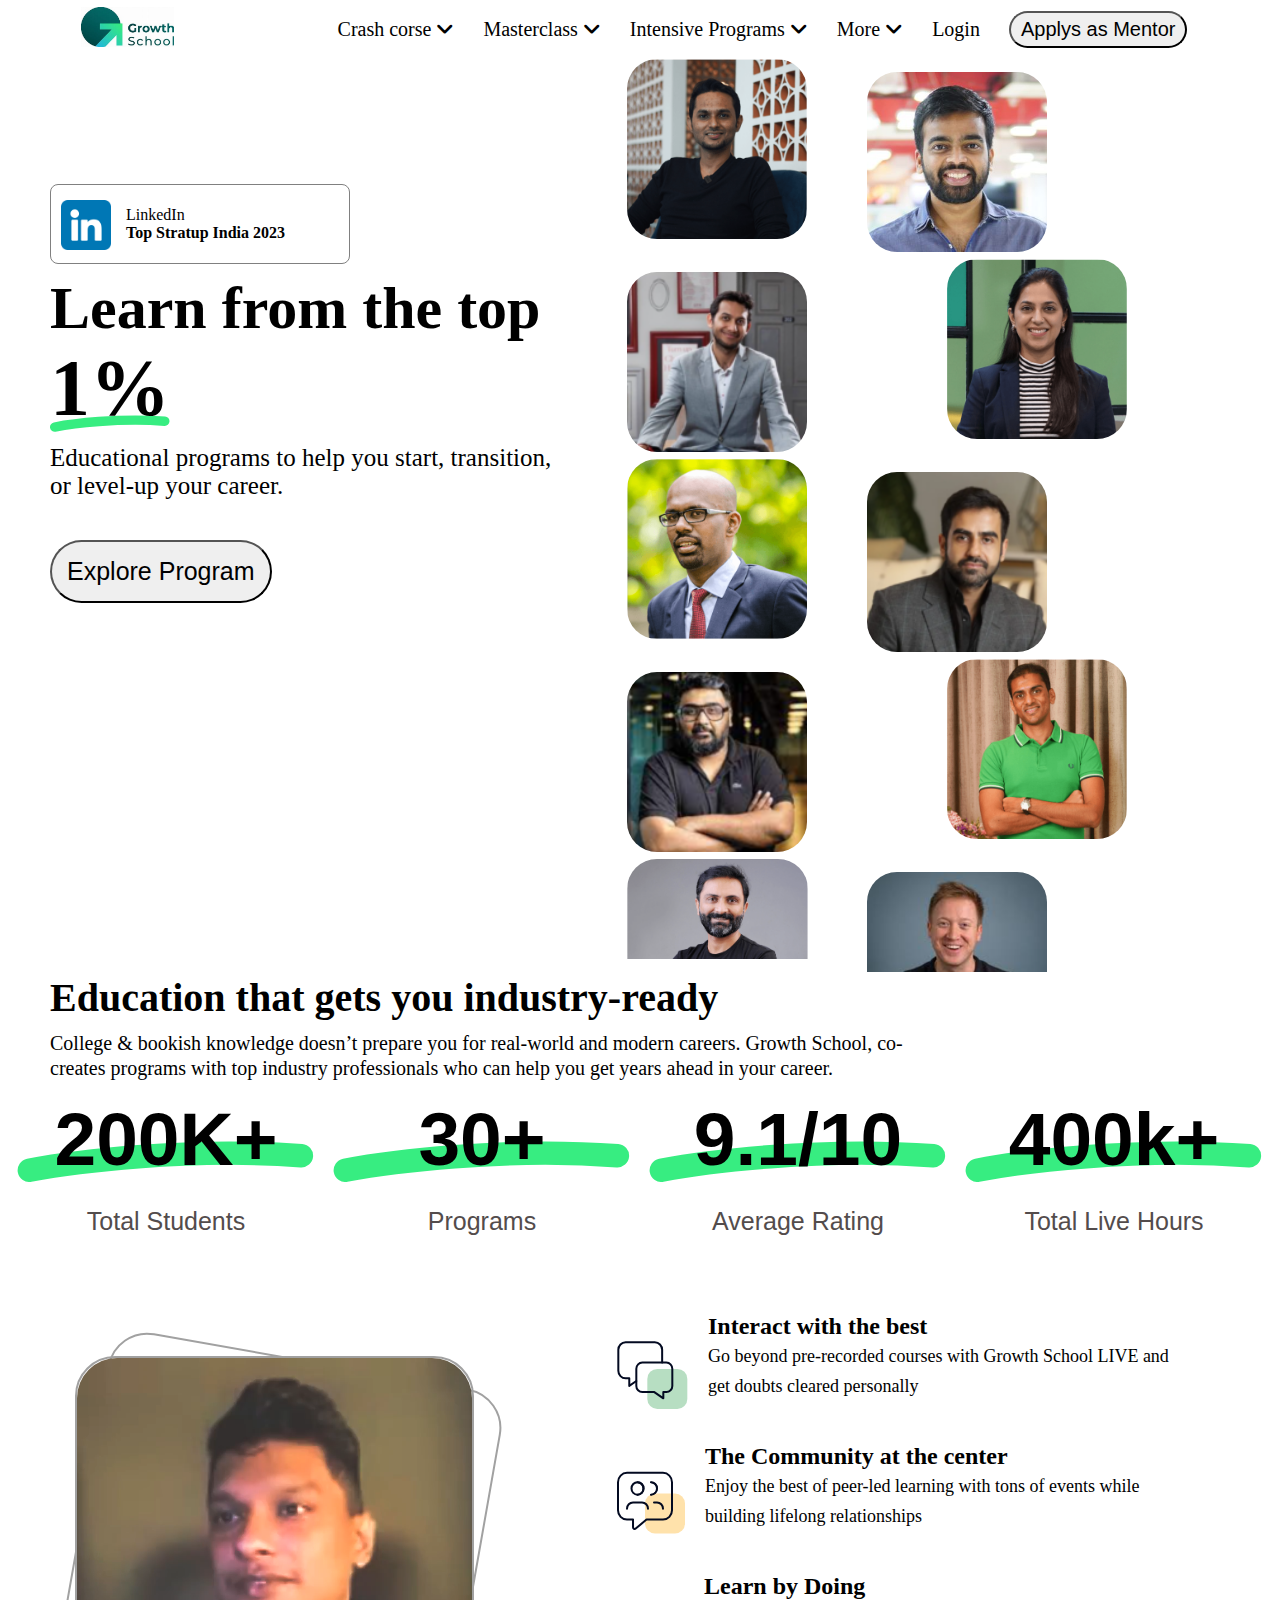
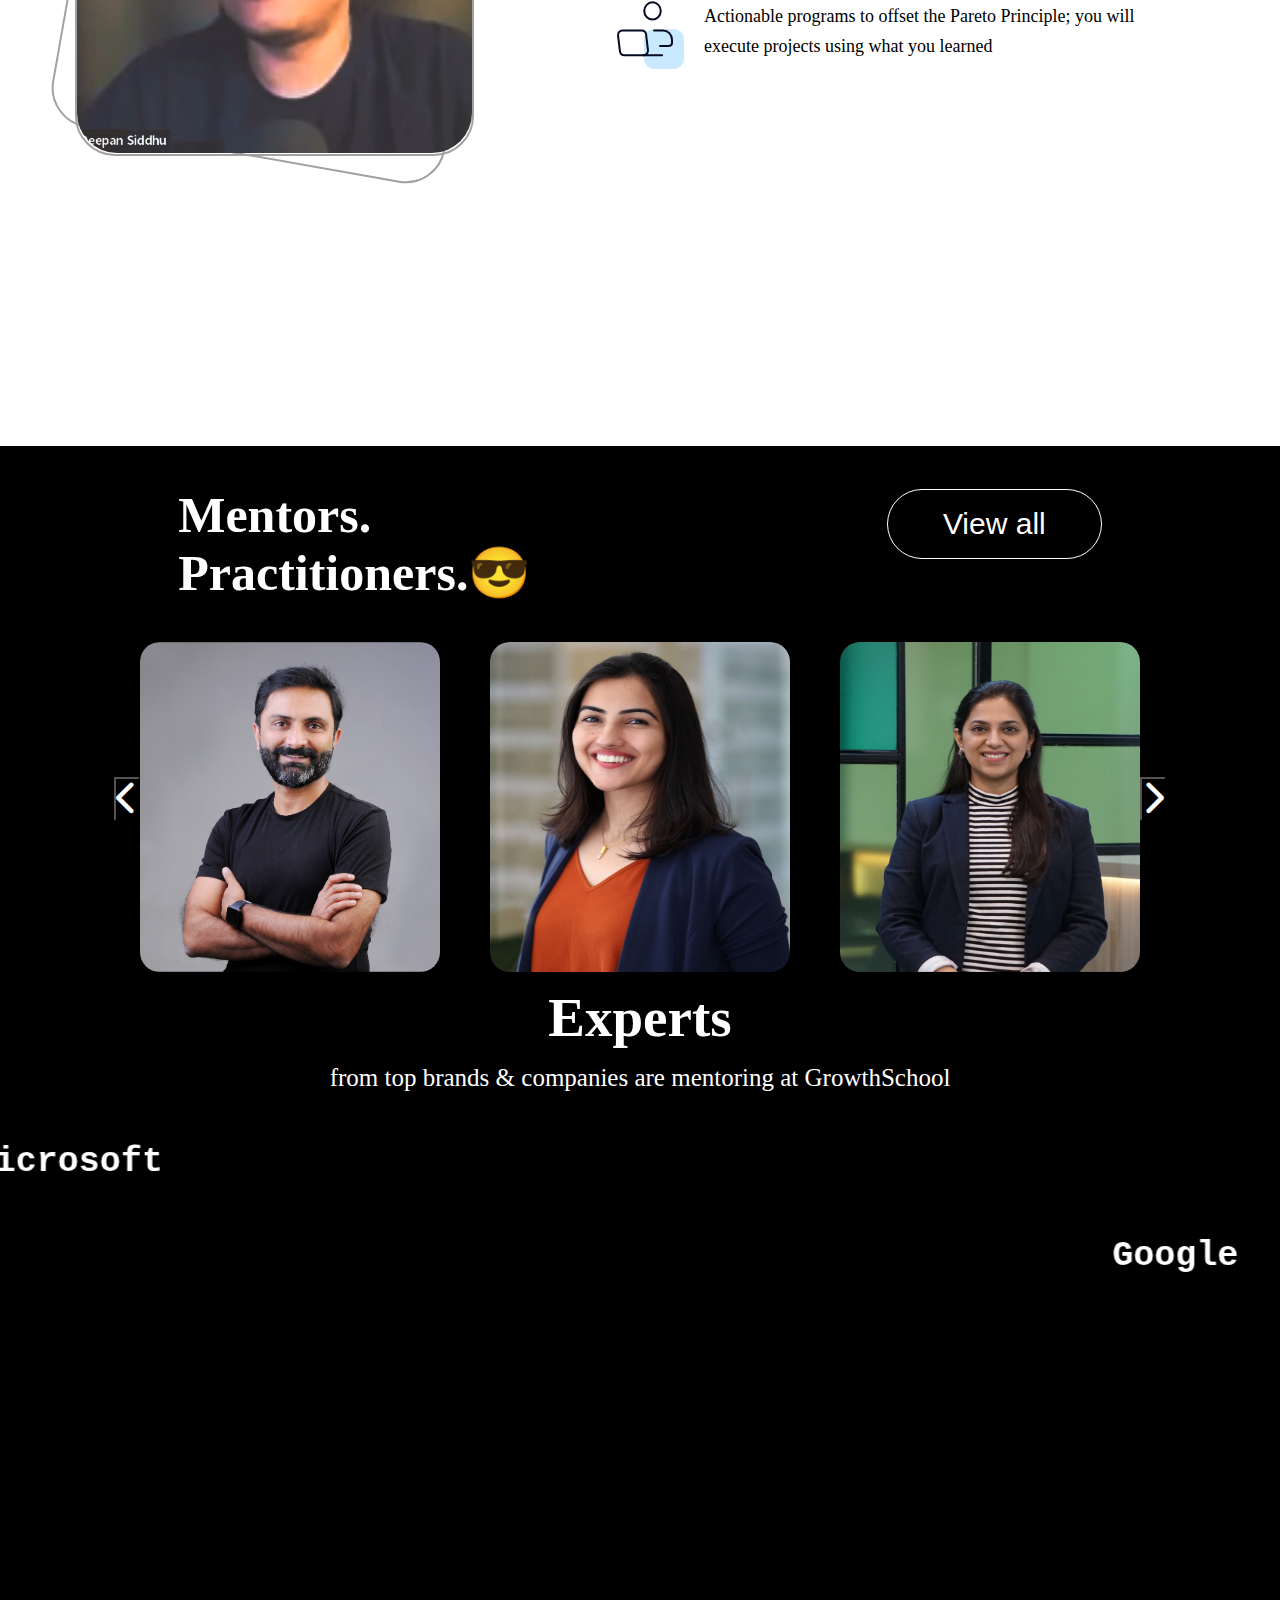
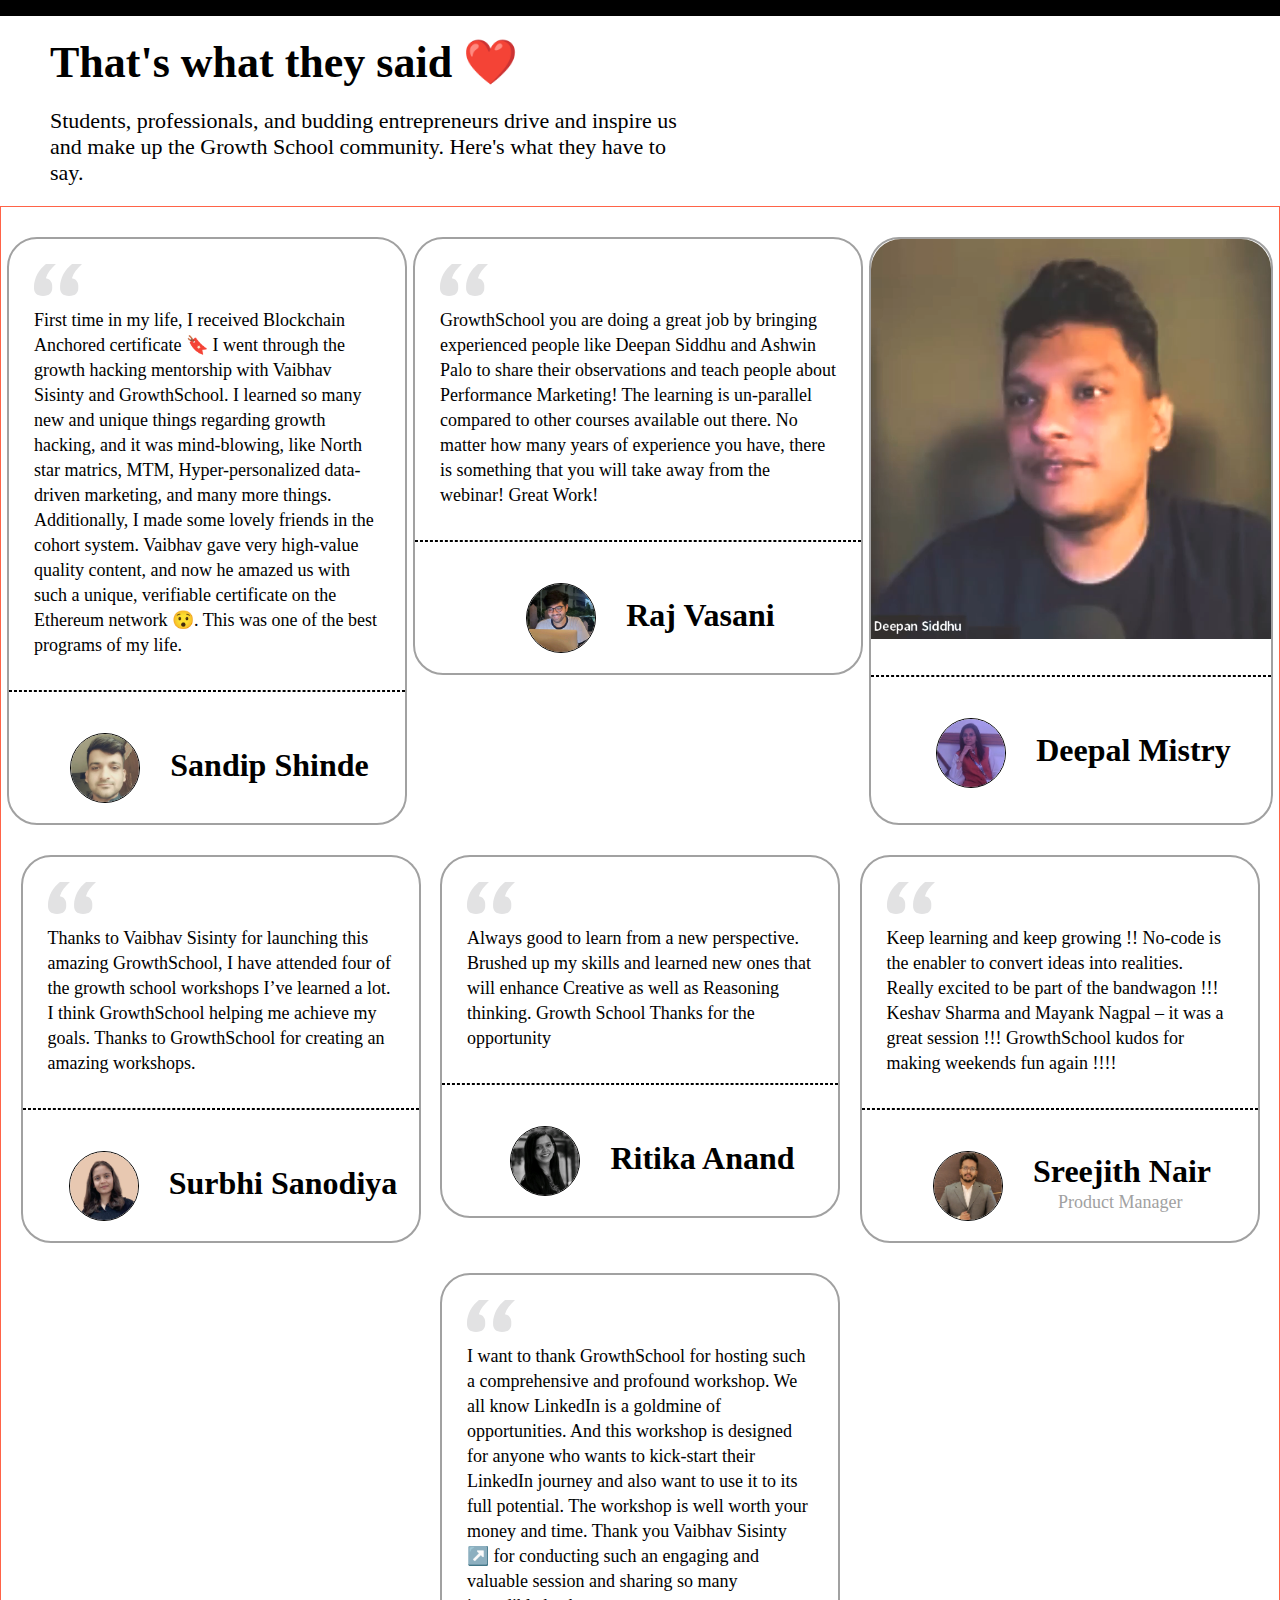
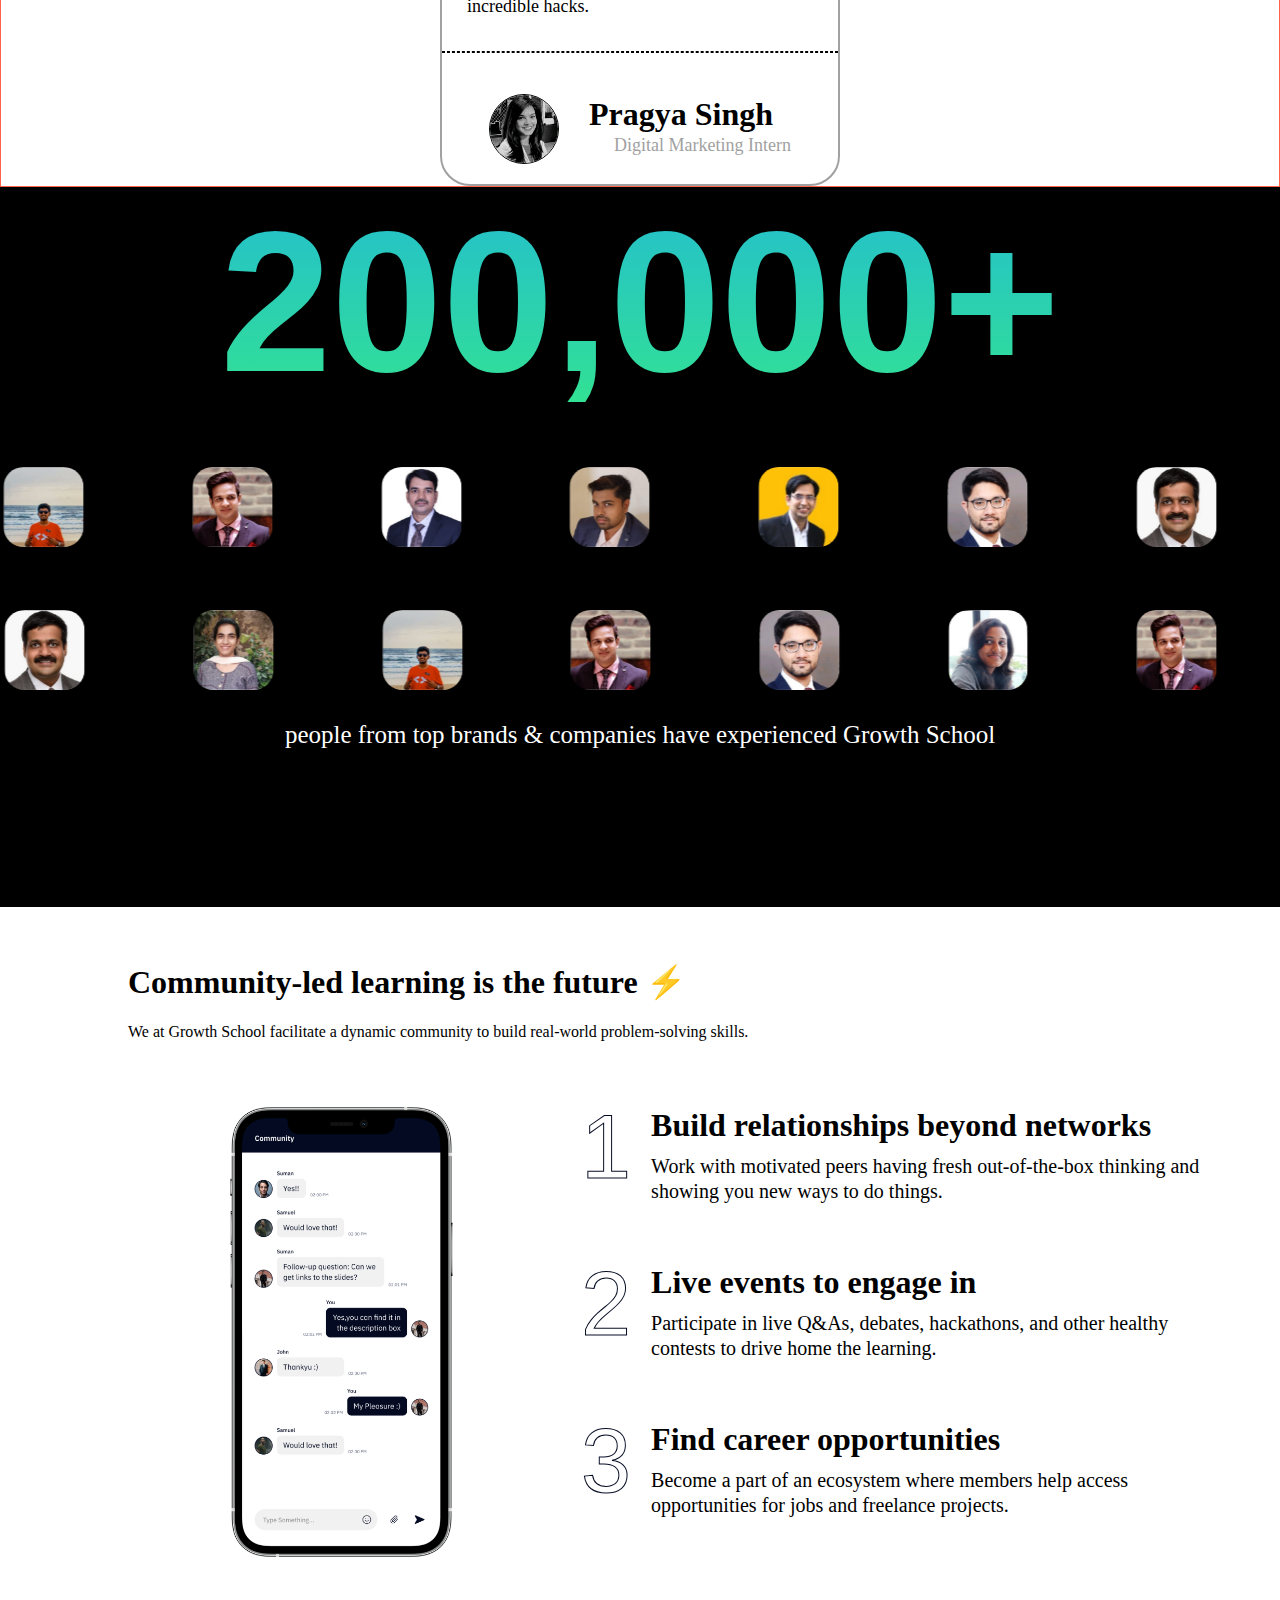
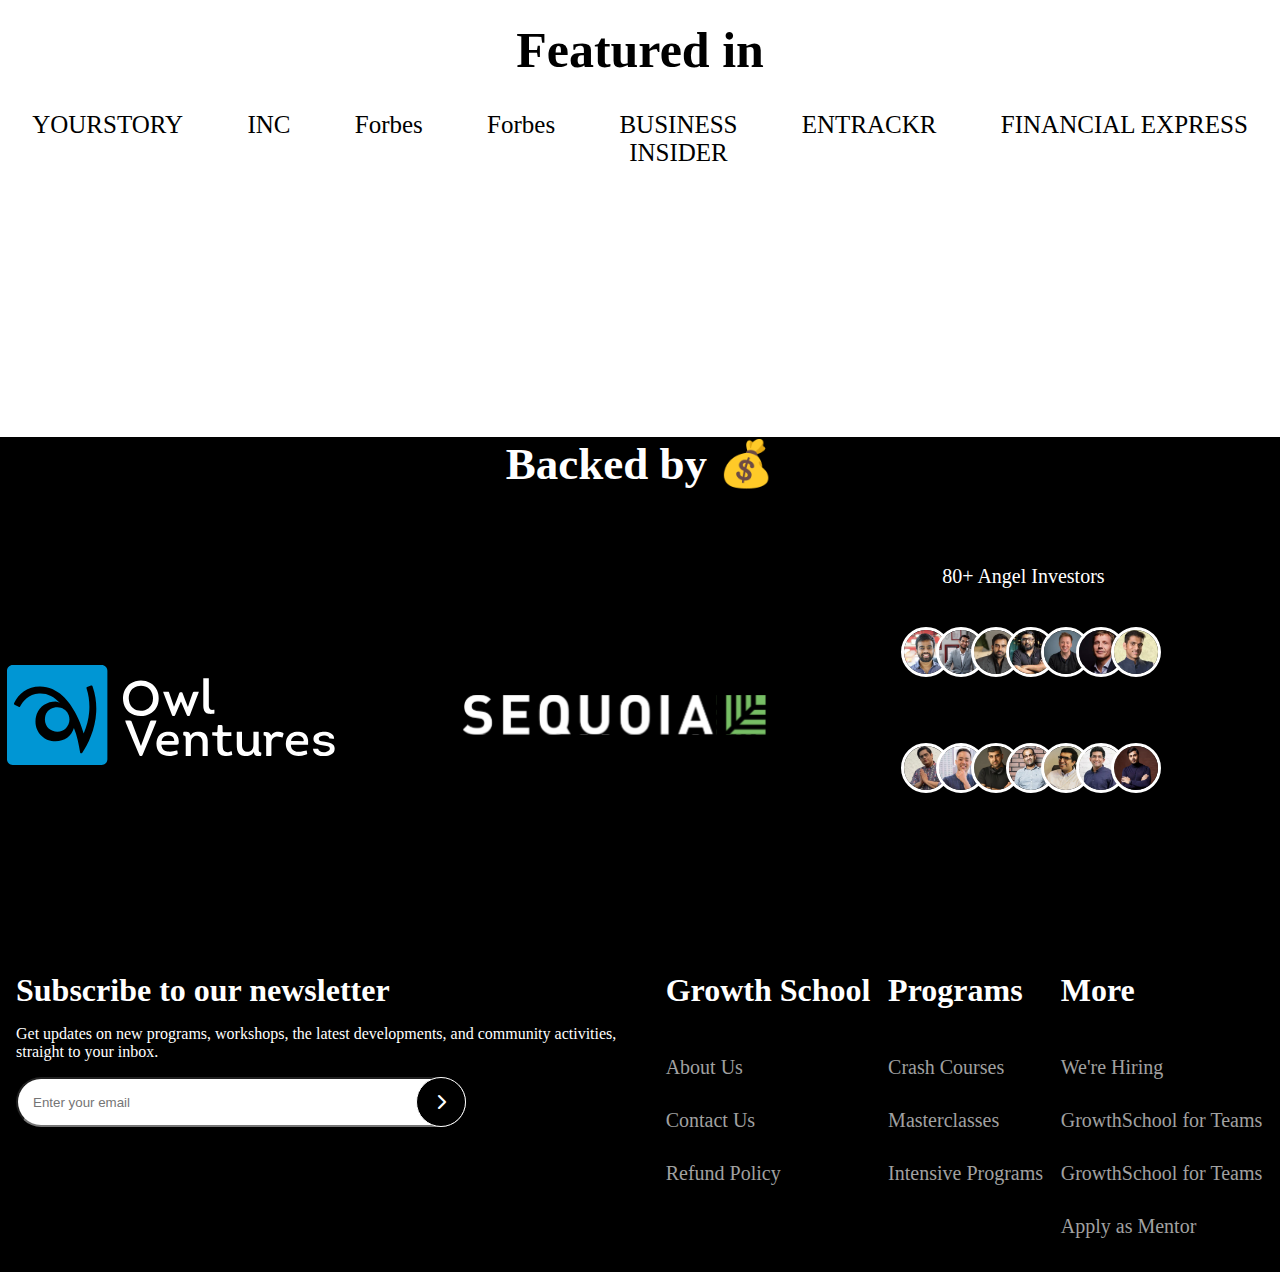
<file: Growth school webpage/index.html>
<!DOCTYPE html>
<html lang="en">
<head>
  <meta charset="UTF-8">
  <meta http-equiv="X-UA-Compatible" content="IE=edge">
  <meta name="viewport" content="width=device-width, initial-scale=1.0">
  <title>Growth School</title>
  <link rel="stylesheet" href="./style.css">
  <link rel="stylesheet" href="https://cdnjs.cloudflare.com/ajax/libs/font-awesome/6.2.1/css/all.min.css">

</head>
<body>
  <header>
    <div class="logo">
      <img class="log" src="./images/logo.jpg" alt="">
    </div>
     <nav class="navlink">
      <ul class="navbar">
        <li><a href="#">Crash corse 
          <i class="fa-sharp fa-solid fa-angle-down"></i></a></li>
        <li><a href="#">Masterclass
          <i class="fa-sharp fa-solid fa-angle-down"></i>
        </a></li>
        <li><a href="#">Intensive Programs 
          <i class="fa-sharp fa-solid fa-angle-down"></i>
        </a></li>
        <li><a href="#">More
          <i class="fa-sharp fa-solid fa-angle-down"></i>
        </a></li>
        <li><a href="#">Login</a></li>
        <li><button class="navbtn">Applys as Mentor</button></li>
      </ul>     
     </nav>
     <a id="btn" href="#"><i class="fa-solid fa-bars"></i></a>
  </header>

<div class="container1">
  <div class="content">
<div class="linkin">
  <img src="./images/linkedin.png" alt="Linked in">
  <div class="head">
  <p>LinkedIn</p>
  <h4>Top Stratup India 2023</h4>
</div>
</div>
<h1>Learn from the top<br><span>1%</span></h1>
<p>Educational programs to help you start, transition,
   or level-up your career.</p>
   <button class="explorebtn">Explore Program</button>
  </div><!-- content -->

  <div class="content2">
    <div class="layer1 lay">
   <div class="imbox1 imbox">
     <img src="./images/animate img/a1.png" alt=""></div>
   <div class="imbox2 imbox">
     <img src="./images/animate img/a2.png" alt=""></div>
   <div class="imbox3 imbox">
     <img src="./images/animate img/a3.png" alt=""></div>
   <div class="imbox4 imbox">
     <img src="./images/animate img/a4.png" alt=""></div>
   <div class="imbox5 imbox">
     <img src="./images/animate img/a5.png" alt=""></div>
   <div class="imbox6 imbox">
     <img src="./images/animate img/a6.png" alt=""></div>
     <div class="imbox7 imbox">
      <img src="./images/animate img/a7.png" alt=""></div>
    </div><!-- layer1 -->
    <div class="layer2 lay">
      <div class="inbox1 imbox">
        <img src="./images/f1.jpeg" alt="">
      </div>
      <div class="inbox2 imbox">
        <img src="./images/f2.png" alt="">
      </div>
      <div class="inbox3 imbox">
        <img src="./images/f3.png" alt="">
      </div>
      <div class="inbox4 imbox">
        <img src="./images/f4.png" alt="">
      </div>
      <div class="inbox5 imbox">
        <img src="./images/f5.png" alt="">
      </div>
      <div class="inbox6 imbox">
        <img src="./images/f6.png" alt="">
      </div>
       </div><!-- layer2 -->
   
  </div><!-- content2 -->
</div><!-- container1 -->
      
<div class="container2">
  <div class="para">
    <h1>Education that gets you industry-ready</h1>
    <p>College & bookish knowledge doesn’t prepare you for real-world 
     and modern careers. Growth School, co-creates programs with top
     industry professionals who can help you get years ahead in your
     career.</p>
  </div> <!-- para -->
</div> <!-- container2 -->

<div class="container3">
  <div class="view">
    <div class="view1 vw"><h2>200K+</h2>
      <div><p>Total Students</p></div>
    </div>
    <div class="view2 vw"><h2>30+</h2>
      <div><p>Programs</p></div></div>
    <div class="view3 vw"><h2>9.1/10</h2>
      <div> <p>Average Rating</p></div>
    </div>
    <div class="view4 vw"><h2>400k+</h2>
      <div> <p>Total Live Hours</p></div>
    </div>
  </div>
  
  <div class="videoview">
    <div class="video">
      <video id="vid" src="./images/video.mp4" loop autoplay>
      </video>
    </div>
    <div class="msgbox">
      <div class="interact msg">
        <img src="./images/msg.svg" alt="">
        <div class="ms">
        <h2>Interact with the best</h2>
        <p>Go beyond pre-recorded courses with Growth School
           LIVE and get doubts cleared personally</p>
          </div>
      </div><!-- inter -->
      <div class="community msg">
        <img src="./images/comm.svg" alt="">
        <div class="ms">
        <h2>The Community at the center</h2>
        <p>Enjoy the best of peer-led learning with tons of 
          events while building lifelong relationships</p>
          </div>
      </div><!-- comm -->
      <div class="learn msg">
        <img src="./images/learn.svg" alt="">
        <div class="ms">
        <h2>Learn by Doing</h2>
        <p>Actionable programs to offset the Pareto Principle;
           you will execute projects using what you learned</p>
          </div>
      </div>
    </div><!-- msgbox -->
  </div><!-- videoview -->
</div ><!--container3 -->

<div class="container4">
  <div class="heading">
    <h1>Mentors.<br>Practitioners.😎</h1>
    <button id="viewallbtn"><a href="https://growthschool.io/mentors" target="_blank">View all</a></button>
  </div><!-- heading -->
<div class="slider">
  <button class="leftbtn btns">
    <i class="fa-solid fa-chevron-left"></i>
  </button>
  <div class="slide-item active">
    <div class="slideimg si1">
    <img src="./images/m1.png" alt="">
  </div>
  <div class="slideimg si2">
    <img src="./images/m2.jpeg" alt="">
  </div>
  <div class="slideimg si3">
    <img src="./images/m3.png" alt="">
  </div>
  </div><!-- slide -->

  <div class="slide-item ">
    <div class="slideimg si1">
    <img src="./images/m4.jpg" alt="">
  </div>
  <div class="slideimg si2">
    <img src="./images/m5.png" alt="">
  </div>
  <div class="slideimg si3">
    <img src="./images/m6.png" alt="">
  </div>
  </div><!-- slide -->
    <button class="rightbtn btns">
      <i class="fa-solid fa-chevron-right"></i>
    </button>
</div><!-- slider -->
<div class="heading2">
  <h2>Experts</h2>
  <p>from top brands & companies are mentoring at GrowthSchool
  </p>
</div>
<marquee behavior="alertnate" direction="right" scrollamount="15">
  <pre>Facebook     Amazon     Uber     Ola     zomato     Paytm     Microsoft</pre>
</marquee>
<marquee behavior="alertnate" direction="left" scrollamount="15">
  <pre>Google     Netflix    Swiggy     Polygon     SaaS Labs     Disney+hostar</pre>
</marquee>
</div><!-- container4 -->
<div class="container5">
  <div class="conhead">
    <h1>That's what they said ❤️</h1>
    <p>Students, professionals, and budding entrepreneurs drive and inspire us and make
       up the Growth School community. Here's what they have to say.</p>
  </div>
  <div class="comments">
    <div class="comm cm1">
      <img src="./images/comment.svg" alt="">
      <p>First time in my life, I received Blockchain Anchored certificate 
      🔖 I went through the growth hacking mentorship with Vaibhav Sisinty
       and GrowthSchool. I learned so many new and unique things regarding
       growth hacking, and it was mind-blowing, like North star matrics, MTM,
       Hyper-personalized data-driven marketing, and many more things. 
       Additionally, I made some lovely friends in the cohort system. 
       Vaibhav gave very high-value quality content, and now he amazed us
       with such a unique, verifiable certificate on the Ethereum network 😯.
       This was one of the best programs of my life.</p>
       <div class="divider"></div>
       <div class="pic">
        <img src="./images/sandee.jpg" alt="">
        <h1>Sandip Shinde</h1>
      </div>
    </div>
    <div class="comm cm2">
      <img src="./images/comment.svg" alt="">
      <p>GrowthSchool you are doing a great job by bringing experienced 
        people like Deepan Siddhu and Ashwin Palo to share their observations
         and teach people about Performance Marketing! The learning is 
         un-parallel compared to other courses available out there. No matter 
         how many years of experience you have, there is something that you 
         will take away from the webinar! Great Work!</p>
         <div class="divider"></div>
         <div class="pic">
           <img src="./images/rajv.jpg" alt="">
           <h1>Raj Vasani</h1>
         </div>
    </div>
    <div class="comm cm3">
      <video src="./images/video.mp4" height="400px" loop autoplay></video>
      <div class="divider"></div>
      <div class="pic">
        <img src="./images/deepa.jpg" alt="">
        <h1>Deepal Mistry</h1>
      </div>
    </div>
    <div class="comm cm4">
      <img src="./images/comment.svg" alt="">
      <p>Thanks to Vaibhav Sisinty for launching this amazing GrowthSchool,
         I have attended four of the growth school workshops I’ve learned
          a lot. I think GrowthSchool helping me achieve my goals. Thanks to 
          GrowthSchool for creating an amazing workshops.</p>
          <div class="divider"></div>
          <div class="pic">
            <img src="./images/suba.jpg" alt="">
            <h1>Surbhi Sanodiya</h1>
          </div>
    </div>
    <div class="comm cm5">
      <img src="./images/comment.svg" alt="">
      <p>Always good to learn from a new perspective. Brushed up my skills
         and learned new ones that will enhance Creative as well as Reasoning
         thinking. Growth School Thanks for the opportunity</p>
         <div class="divider"></div>
         <div class="pic">
           <img src="./images/ritika.jpg" alt="">
           <h1>Ritika Anand</h1>
         </div>
    </div>
    <div class="comm cm6">
      <img src="./images/comment.svg" alt="">
      <p>Keep learning and keep growing !! No-code is the enabler to convert
         ideas into realities. Really excited to be part of the bandwagon !!!
          Keshav Sharma and Mayank Nagpal – it was a great session !!!
          GrowthSchool kudos for making weekends fun again !!!!</p>
         <div class="divider"></div>
         <div class="pic">
           <img src="./images/sree.jpg" alt="">
           <h1>Sreejith Nair</h1>
           <p>Product Manager</p>
           </div>
    </div>
    <div class="comm cm7">
      <img src="./images/comment.svg" alt="">
      <p>I want to thank GrowthSchool for hosting such a comprehensive and
         profound workshop. We all know LinkedIn is a goldmine of opportunities.
         And this workshop is designed for anyone who wants to kick-start their
         LinkedIn journey and also want to use it to its full potential. The 
         workshop is well worth your money and time. Thank you Vaibhav Sisinty
         ↗️ for conducting such an engaging and valuable session and sharing 
         so many incredible hacks.
      </p>
         <div class="divider"></div>
         <div class="pic">
           <img src="./images/prag.jpg" alt="">
           <h1>Pragya Singh</h1>
           <p>Digital Marketing Intern</p>
           </div>
    </div>
  </div><!-- comments -->
</div><!-- container5 -->
<div class="container6">
<div class="number">200,000+</div>
<marquee behavior="" direction="right" >
  <img src="./images/marq/m1.jpg" alt="">
  <img src="./images/marq/m2.png" alt="">
  <img src="./images/marq/m3.png" alt="">
  <img src="./images/marq/m4.png" alt="">
  <img src="./images/marq/m5.png" alt="">
  <img src="./images/marq/m6.png" alt="">
  <img src="./images/marq/m7.png" alt="">
  <img src="./images/marq/m8.png" alt="">
  <img src="./images/marq/m9.png" alt="">
  <img src="./images/marq/m10.png" alt="">
  <img src="./images/marq/m11.png" alt="">
  <img src="./images/marq/m12.png" alt="">
  <img src="./images/marq/m13.png" alt="">
  <img src="./images/marq/m14.png" alt="">
  <img src="./images/marq/m15.png" alt="">
</marquee>
<marquee behavior="" direction="right" >
  <img src="./images/marq/m11.png" alt="">
  <img src="./images/marq/m12.png" alt="">
  <img src="./images/marq/m13.png" alt="">
  <img src="./images/marq/m3.png" alt="">
  <img src="./images/marq/m6.png" alt="">
  <img src="./images/marq/m8.png" alt="">
  <img src="./images/marq/m2.png" alt="">
  <img src="./images/marq/m1.jpg" alt="">
  <img src="./images/marq/m15.png" alt="">
  <img src="./images/marq/m7.png" alt="">
  <img src="./images/marq/m9.png" alt="">
  <img src="./images/marq/m10.png" alt="">
  <img src="./images/marq/m14.png" alt="">
  <img src="./images/marq/m5.png" alt="">
  <img src="./images/marq/m10.png" alt="">
</marquee>
<p>people from top brands & companies have 
  experienced Growth School</p>
</div><!-- container6 -->
<div class="container7">
  <div class="cont7head">
<h1>Community-led learning is the future ⚡️</h1>
<p>We at Growth School facilitate a dynamic community 
  to build real-world problem-solving skills.</p>
</div>
<div class="mobile">
  <div class="mobpic">
    <img src="./images/mob.png " alt="" height="450px">
  </div>

<div class="mobdeta">
  <div class="nb1">
  <div class="nb">1</div>
  <div class="det">
    <h1>Build relationships beyond networks</h1>
    <p>Work with motivated peers having fresh out-of-the-box 
      thinking and showing you new ways to do things.</p>
  </div>
</div><!-- nb1 -->
<div class="nb1 nbb2">
  <div class="nb">2</div>
  <div class="det">
    <h1>Live events to engage in</h1>
    <p>Participate in live Q&As, debates, hackathons, 
      and other healthy contests to drive home the learning.</p>
  </div>
</div><!-- nb2 -->
<div class="nb1 nbb3">
  <div class="nb">3</div>
  <div class="det">
    <h1>Find career opportunities</h1>
    <p>Become a part of an ecosystem where members help access
       opportunities for jobs and freelance projects.</p>
  </div>
</div>
</div><!-- mobdeta -->
</div><!-- mobile -->
<h1>Featured in</h1>
<div class="font">
  <p>YOURSTORY</p>
  <p>INC</p>
  <p>Forbes</p>
  <p>Forbes</p>
  <p>BUSINESS<br>INSIDER</p>
  <P>ENTRACKR</P>
  <P>FINANCIAL EXPRESS</P>
</div>
</div><!-- container7 -->
<div class="container8">
  <h1>Backed by 💰</h1>
  <div class="cont8">
    <div class="owl cont">
      <img src="./images/owl.svg" alt="">
      <h1>Owl<br>Ventures</h1>
    </div>
    <div class="seq cont">
      <img src="./images/seq.svg" alt="">
    </div>
    <div class="footimg cont">
      <p>80+ Angel Investors</p>
      <div class="foot1 ft1">
        <div class="ftimg">
          <img src="./images/f1.jpeg" alt="">
        </div>
        <div class="ftimg">
          <img src="./images/f2.png" alt="">
        </div>
        <div class="ftimg">
          <img src="./images/f3.png" alt="">
        </div>
        <div class="ftimg">
          <img src="./images/f4.png" alt="">
        </div>
        <div class="ftimg">
          <img src="./images/f5.png" alt="">
        </div>
        <div class="ftimg">
          <img src="./images/f6.png" alt="">
        </div>
        <div class="ftimg">
          <img src="./images/f7.png" alt="">
        </div>
      </div><!-- foot1 -->
      <div class="foot2 ft1">
        <div class="ftimg">
          <img src="./images/f8.png" alt="">
        </div>
        <div class="ftimg">
          <img src="./images/f9.png" alt="">
        </div>
        <div class="ftimg">
          <img src="./images/f10.png" alt="">
        </div>
        <div class="ftimg">
          <img src="./images/f11.jpg" alt="">
        </div>
        <div class="ftimg">
          <img src="./images/f12.png" alt="">
        </div>
        <div class="ftimg">
          <img src="./images/f13.jpg" alt="">
        </div>
        <div class="ftimg">
          <img src="./images/f14.jpg" alt="">
        </div>    
    </div><!-- foot1 -->
  </div>
  </div>
  <div class="cont-8">
    <div class="subs">
      <h1>Subscribe to our newsletter</h1>
      <p>Get updates on new programs, workshops, the latest developments, 
        and community activities, straight to your inbox.</p>
        <div class="email">
        <input type="email" name="email" placeholder="Enter your email">
        <button class="emailbtn"><i class="fa-solid fa-chevron-right embtn"></i></button>
      </div>
    </div><!-- subs -->
    <div class="growth">
      <div class="gs">
      <h1>Growth School</h1>
      <ul>
        <li><a href="#">About Us</a></li>
        <li><a href="#">Contact Us</a></li>
        <li><a href="#">Refund Policy</a></li>
      </ul>
    </div>
    <div class="prog gs">
      <h1>Programs</h1>
      <ul>
        <li><a href="#">Crash Courses</a></li>
        <li><a href="#">Masterclasses</a></li>
        <li><a href="#">Intensive Programs</a></li>       
      </ul>
    </div>
    <div class="more gs">
      <h1>More</h1>
      <ul>
        <li><a href="#">We're Hiring</a></li>
        <li><a href="#">GrowthSchool for Teams</a></li>
        <li><a href="#">GrowthSchool for Teams</a></li>       
        <li><a href="#">Apply as Mentor</a></li>       
      </ul>
    </div>
    </div><!-- growth -->
  </div><!-- cont-8 -->
</div><!-- container8 -->
<script src="./growth.js"></script>
</body>
</html>
</file>
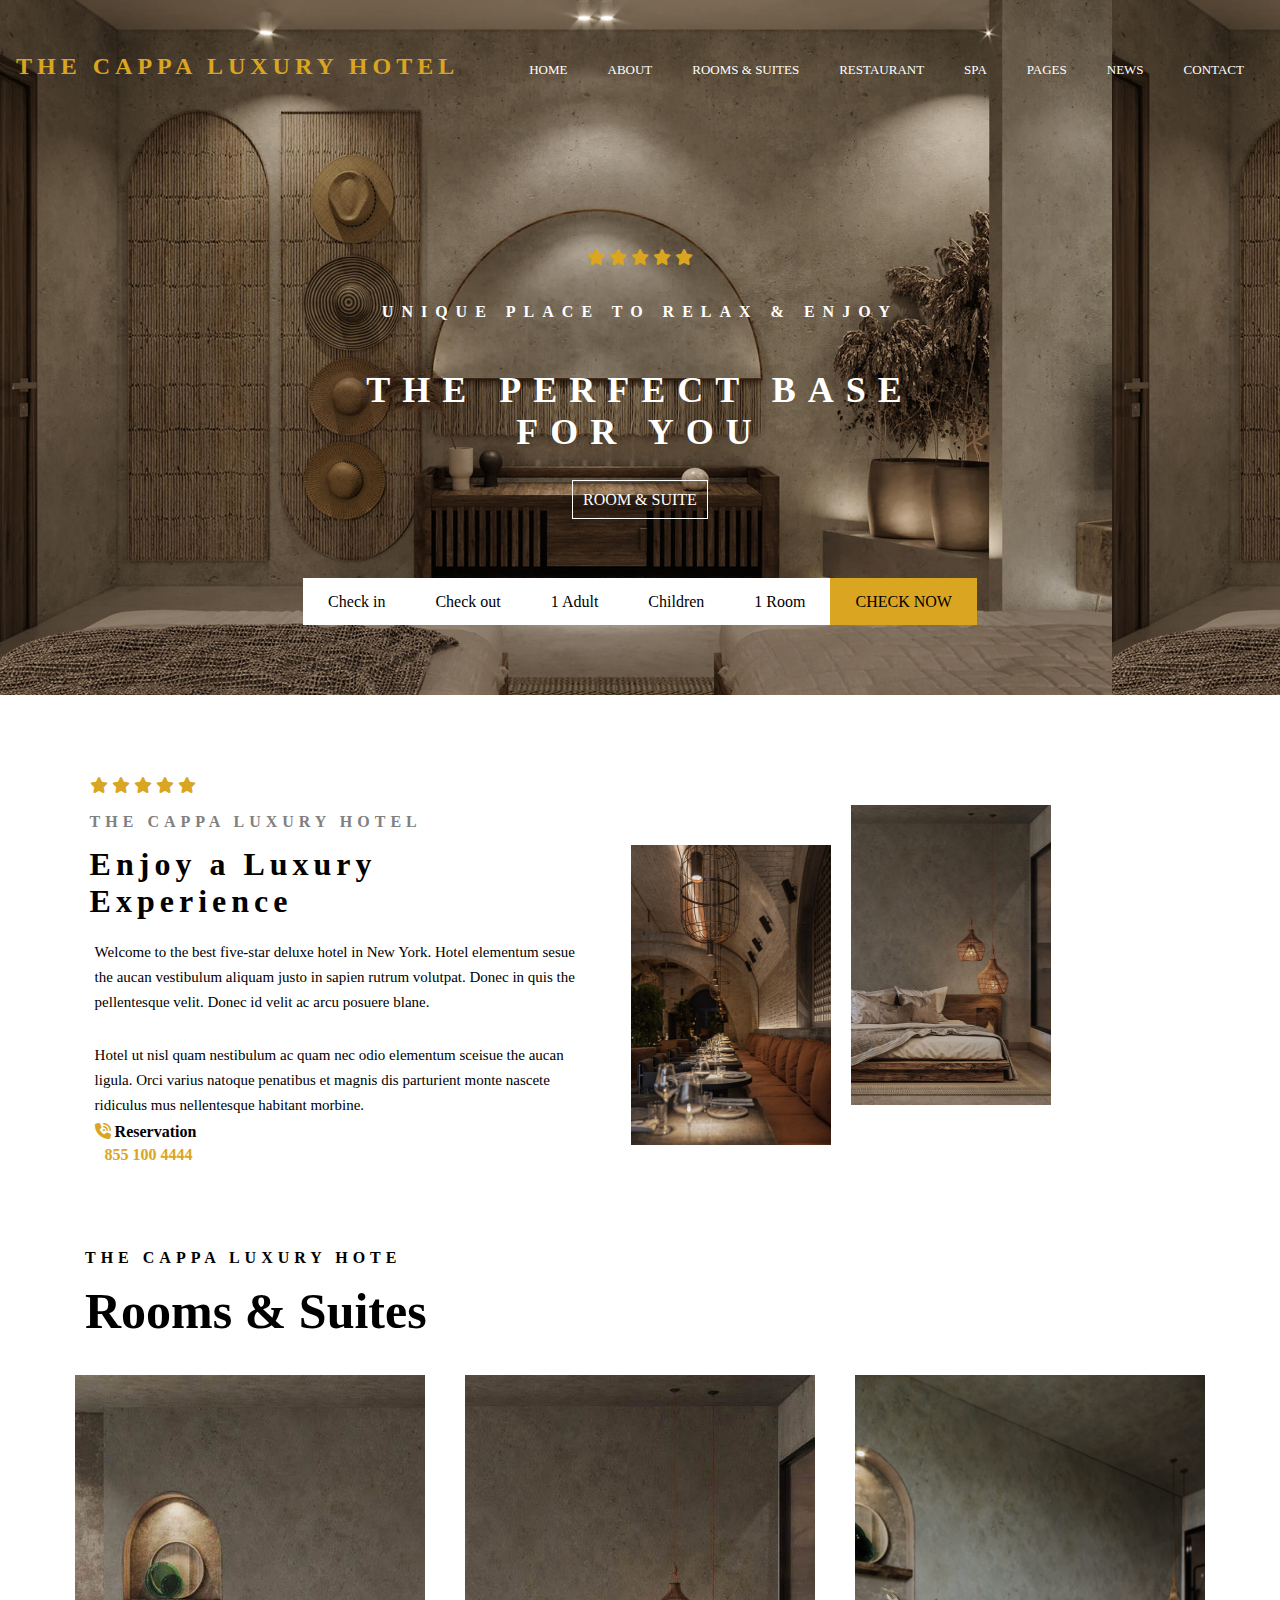
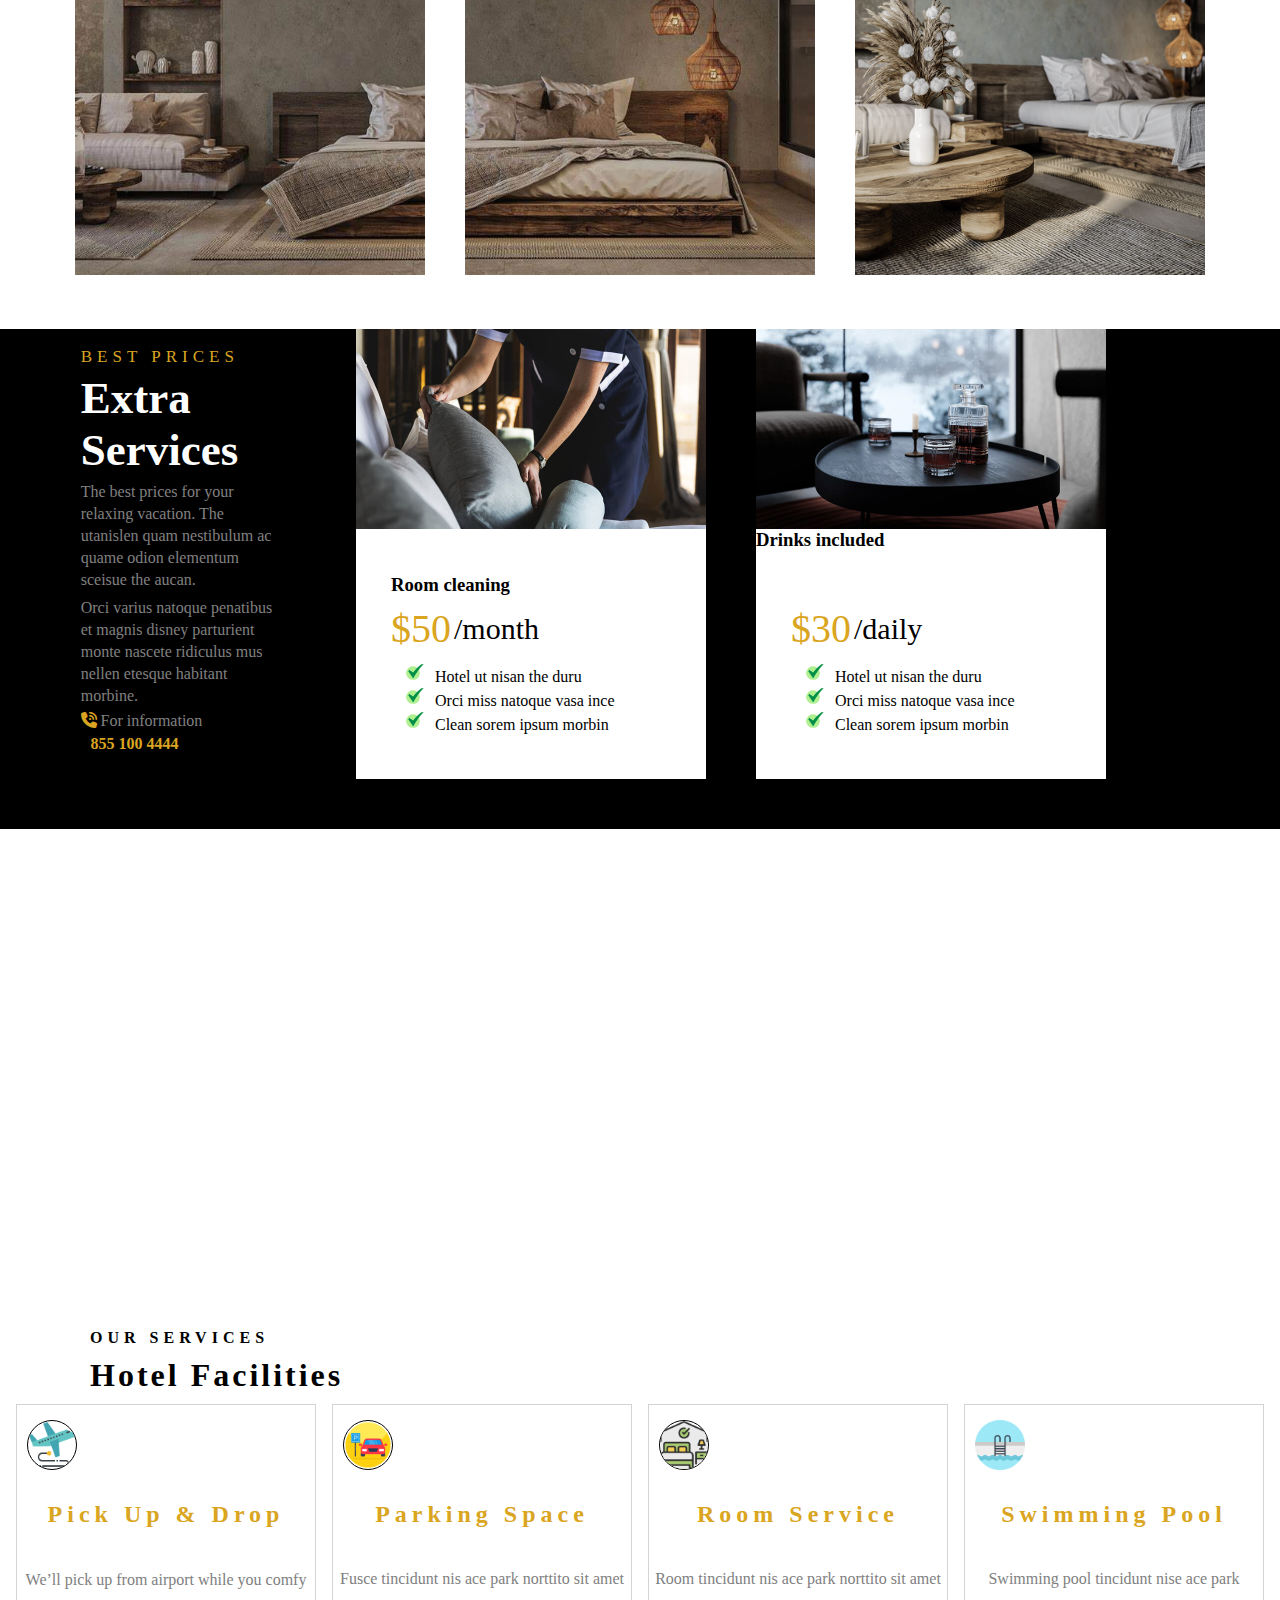
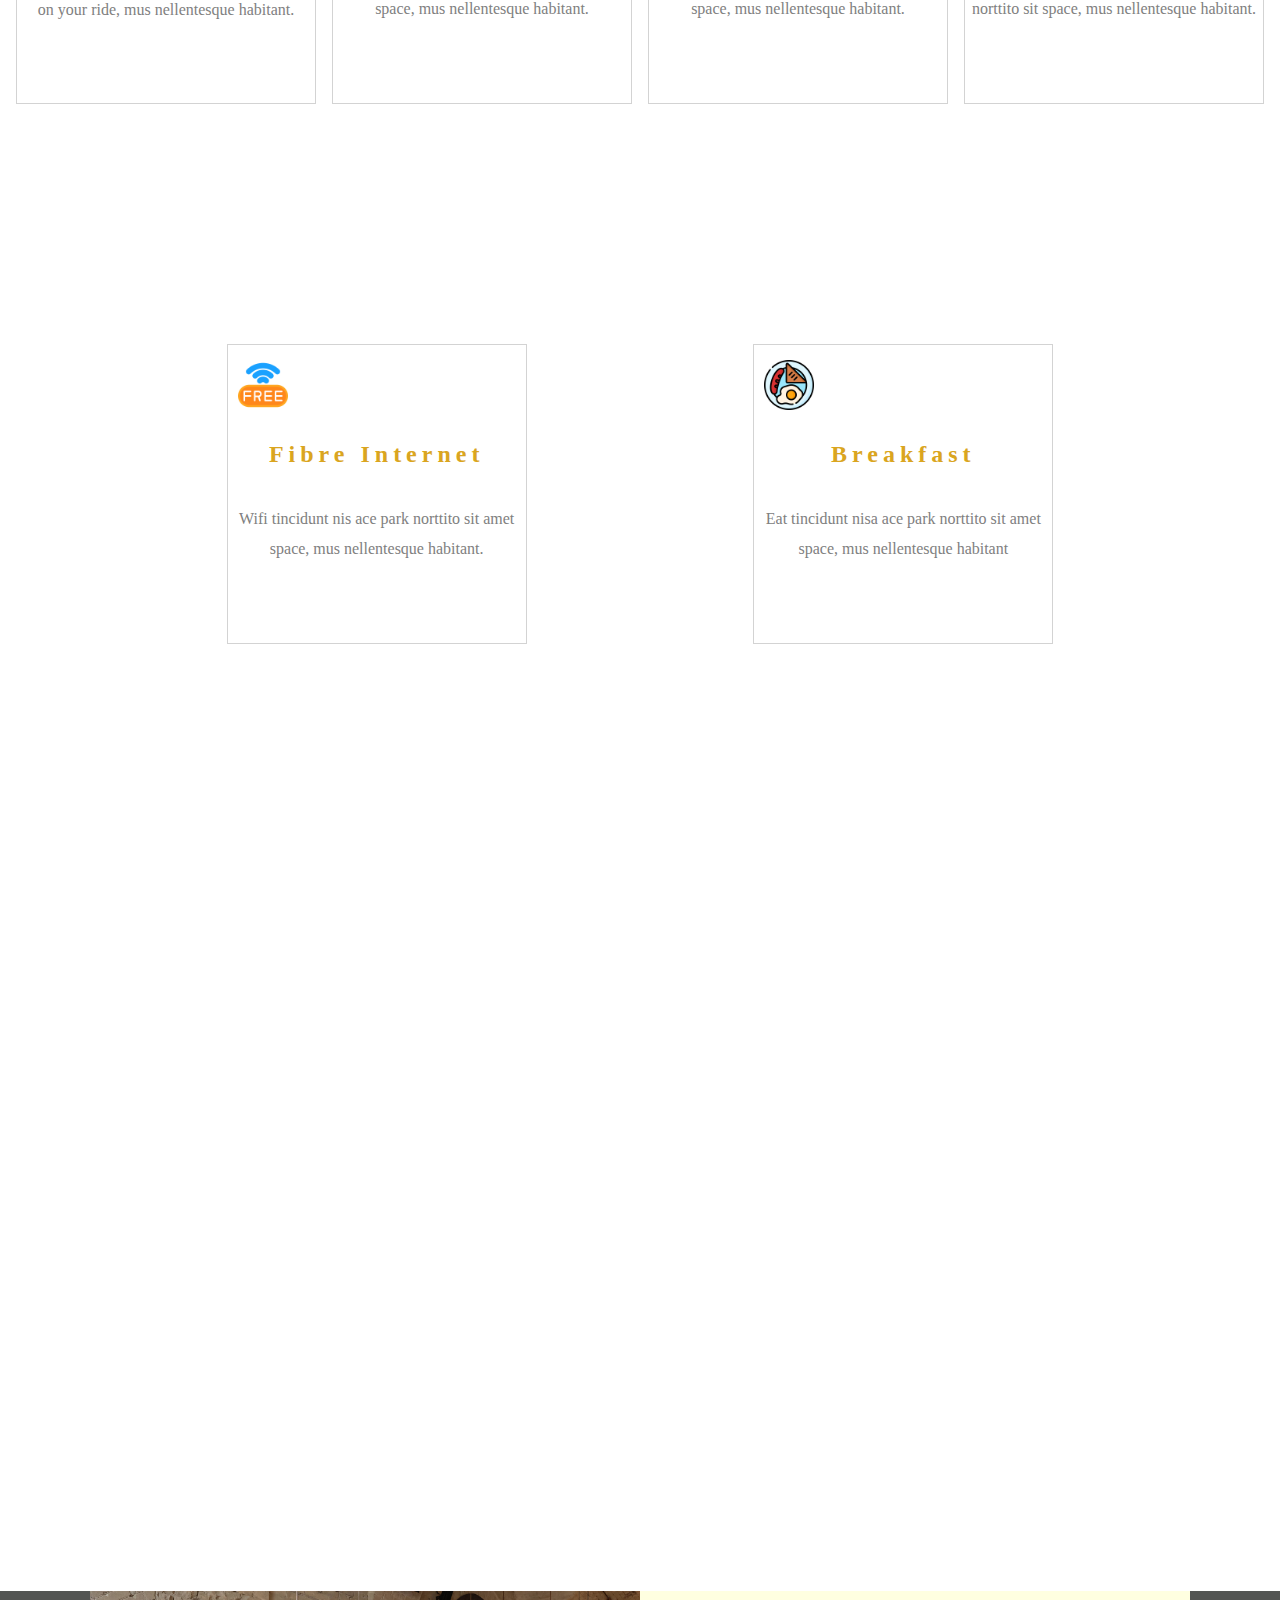
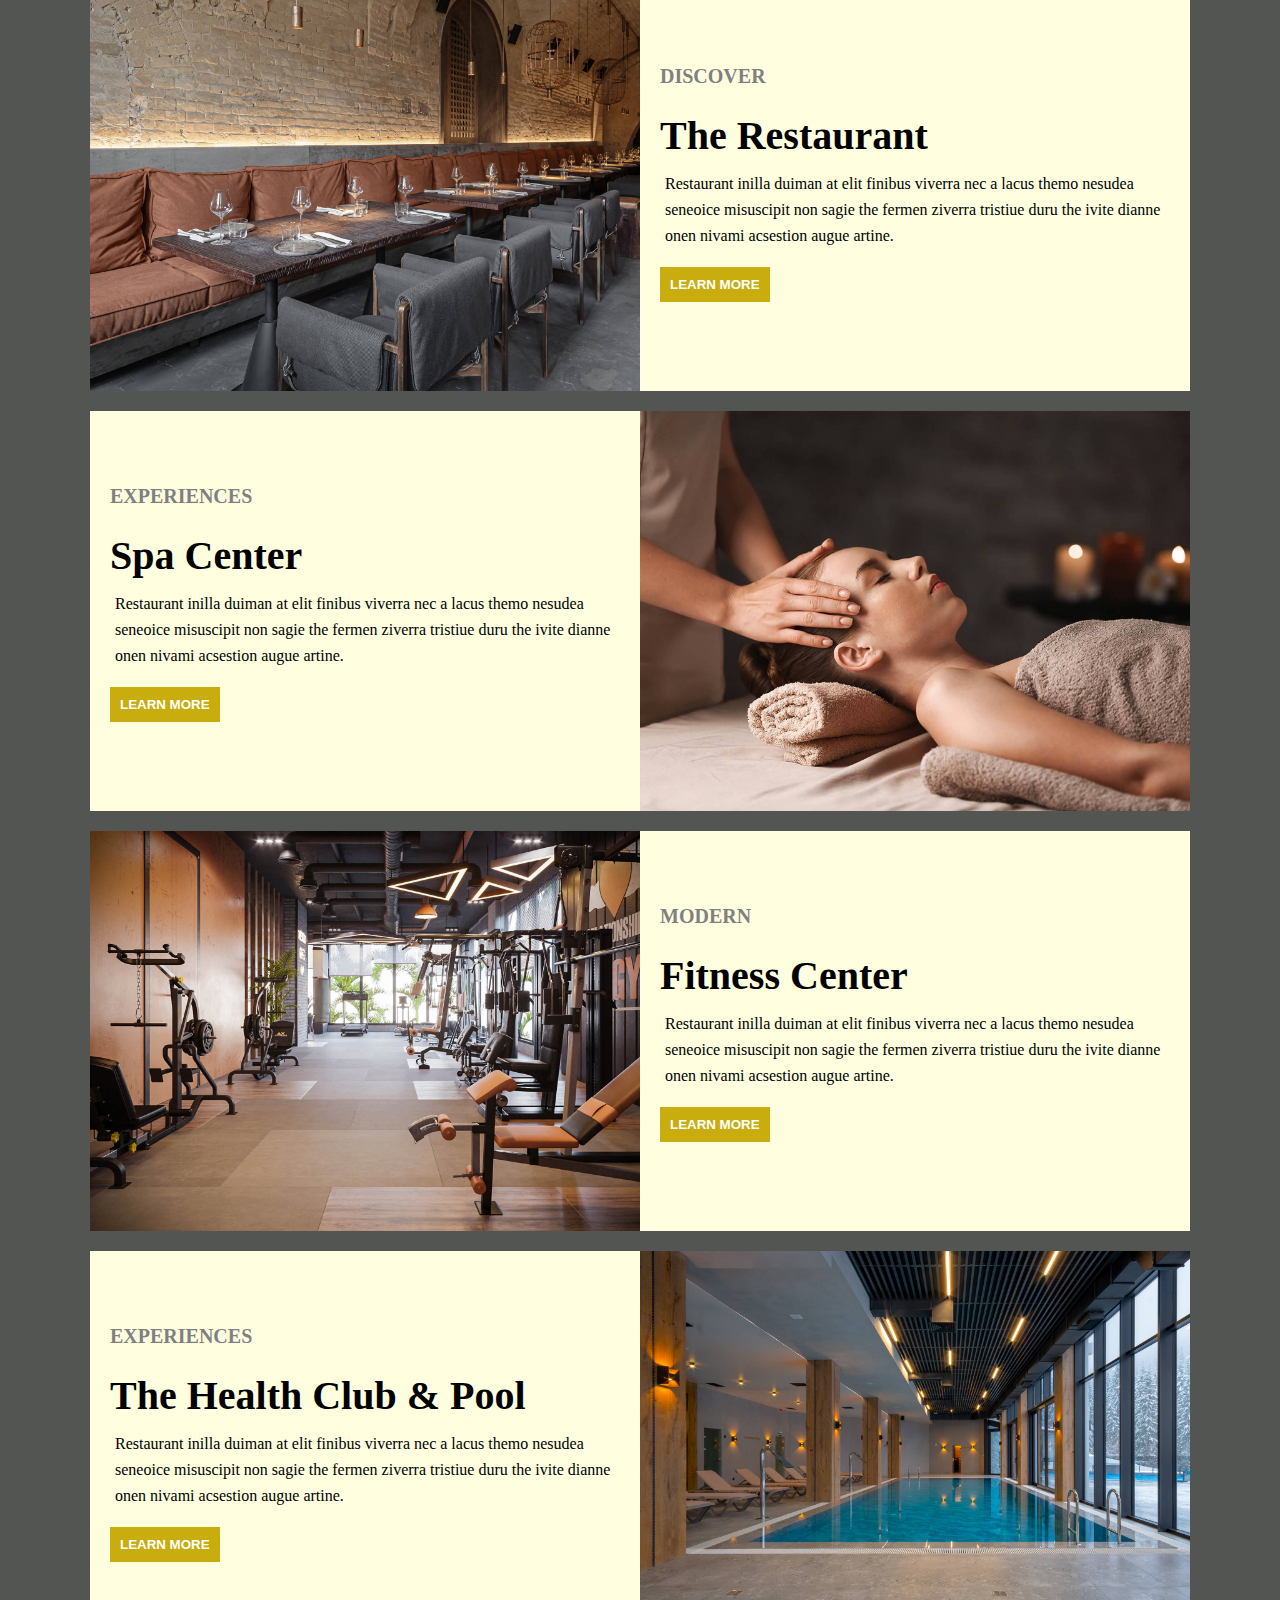
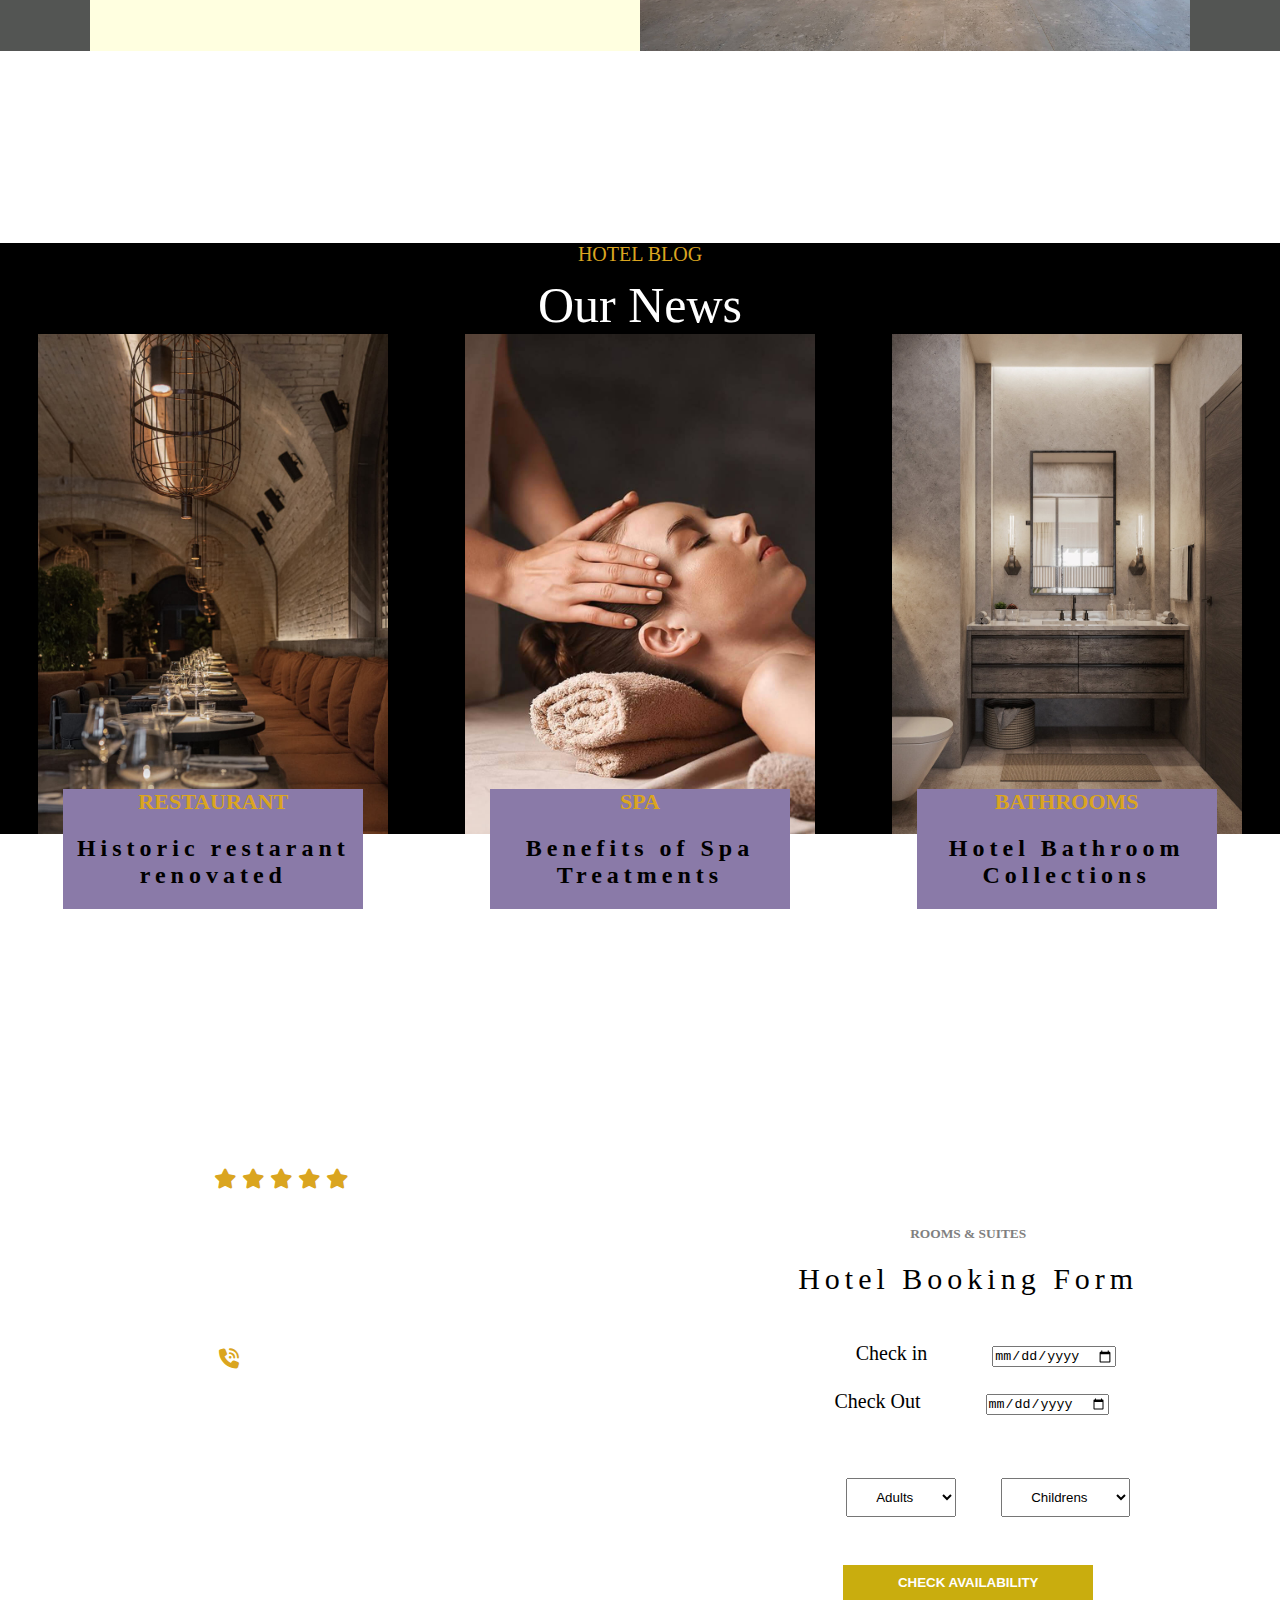
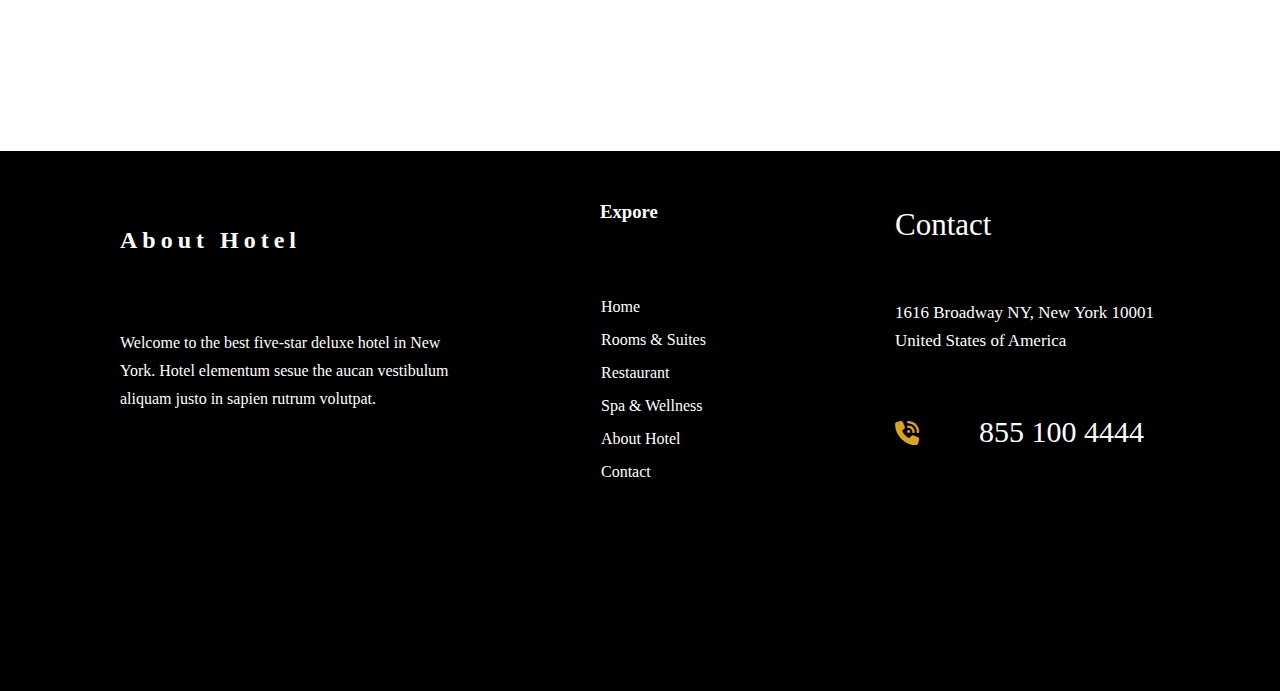
<file: Hotel webpage/index.html>
<!DOCTYPE html>
<html lang="en">
<head>
  <meta charset="UTF-8">
  <meta http-equiv="X-UA-Compatible" content="IE=edge">
  <meta name="viewport" content="width=device-width, initial-scale=1.0">
  <title>Hotel design</title>
  <link rel="stylesheet" href="Hotel.css">
  <link rel="stylesheet" href="https://fonts.googleapis.com/css2?family=Material+Symbols+Outlined:opsz,wght,FILL,GRAD@48,400,0,0" />
  <link rel="stylesheet" href="https://cdnjs.cloudflare.com/ajax/libs/font-awesome/4.7.0/css/font-awesome.min.css">
  <link rel="stylesheet" href="https://cdnjs.cloudflare.com/ajax/libs/font-awesome/6.2.1/css/all.min.css">

</head>
<body>
  <div id="homes" class="container-0">
  <header>
    <h2>THE CAPPA LUXURY HOTEL </h2>
    <nav class="navbar">
      <a class="btn" href="#">
        <i class="fa-solid fa-bars"></i>
      </a>
      <ul class="nav-link">
        <li> <a href="#homes">HOME</a></li>
        <li> <a href="#">ABOUT</a></li>
        <li> <a href="#roomsuite">ROOMS & SUITES</a> </li>
        <li> <a href="#cont3">RESTAURANT</a> </li>
        <li> <a href="#">SPA</a></li>
        <li> <a href="#">PAGES</a></li>
        <li> <a href="#">NEWS</a></li>
        <li> <a href="#footer">CONTACT</a> </li>
      </ul>  
    </nav>
  </header>
  <div class="flex-item box-0">
    <i class="fa-solid fa-star"></i>
    <i class="fa-solid fa-star"></i>
    <i class="fa-solid fa-star"></i>
    <i class="fa-solid fa-star"></i>
    <i class="fa-solid fa-star"></i>  
  </div>
  
  <div class="flex-item box-1">
    <h4 class="perf1">unique place to relax & enjoy</h4>
  </div>
  <div class="flex-item box-2">
    <h1 class="perf2">THE PERFECT BASE<br> FOR YOU</h1>    
  </div>
  <div class="flex-item box-3">
    <a href="#roomsuite">room & suite</a>
  </div>
  <div class="container01">
    <div class="flex-list"><a href="#">Check in</a> </div>
    <div class="flex-list"><a href="#">Check out</a> </div>
    <div class="flex-list"><a href="#">1 Adult</a> </div>
    <div class="flex-list"><a href="#">Children</a> </div>
    <div class="flex-list"><a href="#">1 Room</a> </div>
    <div class="flex-list"><a class="check" href="#">CHECK NOW</a> </div>
  </div> 
  </div><!-- container -->
<div class="cont1">
     <div class="detail">
       <br>
       <div class="detail-1">
      <i class="fa-solid fa-star"></i>
      <i class="fa-solid fa-star"></i>
      <i class="fa-solid fa-star"></i>
      <i class="fa-solid fa-star"></i>
      <i class="fa-solid fa-star"></i>
       </div>
      <br>
          <h4>THE CAPPA LUXURY HOTEL</h4>
          <h1>Enjoy a Luxury<br> Experience</h1>
          <p>Welcome to the best five-star deluxe hotel in New York.
             Hotel elementum sesue the aucan vestibulum aliquam justo
             in sapien rutrum volutpat. Donec in quis the pellentesque
             velit. Donec id velit ac arcu posuere blane.</p><br>
          <p>Hotel ut nisl quam nestibulum ac quam nec odio elementum sceisue the aucan
             ligula. Orci varius natoque penatibus et magnis dis parturient monte nascete
             ridiculus mus nellentesque habitant morbine.</p>
             <div class="pho">
              <i class="fa-solid fa-phone-volume"></i>
          <p class="reser">Reservation</p><br>
          <p class="pn">855 100 4444</p>  
             </div>
             
    </div>
    <div class="detail-2">
      <img class="paimg" src="./image/h1.jpg" alt="">       
      <img class="paimg2" src="./image/h2.jpg" alt="">
     </div>
  </div><!-- cont1 -->

  <div id="roomsuite" class="cont2">
    <h4>THE CAPPA LUXURY HOTE</h4>
            <h1>Rooms & Suites</h1>
     <div class="container2">
       <div class="rm">
        <img class="rmimg1" src="./image/h3.jpg" alt="">
       </div>
       <div class="rm">
        <img class="rmimg2" src="./image/h4.jpg" alt="">
       </div>
       <div class="rm">
        <img class="rmimg3" src="./image/h5.jpg" alt="">
       </div>   
    </div>
  </div><!-- cont2 -->
<div class="cont3" id="cont3">
<div class="container3">
  <br>
       <h4>BEST PRICES</h4>
       <h1>Extra Services</h1>
       <p>The best prices for your relaxing vacation. The
          utanislen quam nestibulum ac quame odion
          elementum sceisue the aucan.</p>
       <P>Orci varius natoque penatibus et magnis disney
          parturient monte nascete ridiculus mus nellen
          etesque habitant morbine.
          <br>
          <div class="inf">
        <i class="fa-solid fa-phone-volume"></i>
        <p class="infor">For information</p>
        <br>
        <p class="pn">855 100 4444</p>
          </div>
         </div> 

         <div class="contin">
    <div class="hos">
            <img class="r1" src="./image/r1.jpg" alt="">
            <h3>Room cleaning</h3>
            <P>$50</P>
            <p id="pp">/month</p>
            <ul class="rmli">
              <li>Hotel ut nisan the duru</li>
              <li>Orci miss natoque vasa ince</li>
              <li>Clean sorem ipsum morbin</li>
            </ul>
    </div>

    <div class="hos1">
           <img class="r1" src="./image/r2.jpg" alt="">
           <h3>Drinks included</h3>
           <P>$30</P>
           <p id="pp">/daily</p>
           <ul class="rmli">
              <li>Hotel ut nisan the duru</li>
              <li>Orci miss natoque vasa ince</li>
              <li>Clean sorem ipsum morbin</li>
           </ul>
    </div>
  </div><!-- container3-in -->
</div><!-- cont3 -->

    <div class="hide"></div>

<div class="cont4">
          <h4 class="or">OUR SERVICES</h4>
           <h1 class="hotel">Hotel Facilities</h1>
<div class="htdet">
    <div class="pick">
            <img src="./image/pick.png" alt="">
                <h2 id="pic">Pick Up & Drop</h2> <br><br>
                <p class="par">We’ll pick up from airport while you comfy on your
                   ride, mus nellentesque habitant.</p>
     </div>

    <div class="park">
                <img src="./image/parking.png" alt="">
                <h2>Parking Space</h2>
                <p class="parkpar">Fusce tincidunt nis ace park norttito sit amet space,
                   mus nellentesque habitant.</p>
    </div>

    <div class="roomser">
                <img src="./image/room serv.png" alt="">
                <h2>Room Service</h2>
                <p class="roompar">Room tincidunt nis ace park norttito sit amet space, mus
                   nellentesque habitant.</p>
    </div>

    <div class="swimming">
                <img src="./image/swimming-pool.png" alt="">
                <h2>Swimming Pool</h2>
                <p class="swimpar">Swimming pool tincidunt nise ace park norttito sit space, mus
                   nellentesque habitant.</p>
    </div>

    <div class="wifi">
                <img src="./image/free-wifi.png" alt="">
                <h2>Fibre Internet</h2>
                <p class="wifipar">Wifi tincidunt nis ace park norttito sit amet space, 
                  mus nellentesque habitant.</p>
    </div>

    <div class="breakfast">
                <img src="./image/english-breakfast.png" alt="">
                <h2>Breakfast</h2>
                <p class="breakpar">Eat tincidunt nisa ace park norttito sit amet space, mus
                   nellentesque habitant</p>
    </div>

</div>
</div><!-- cont4 -->
    <div class="hide1"></div>

<div class="cont5">
<div class="resta">

    <div class="grit-item1 gridbox">
    </div>

    <div class="grit-item2 gridbox">
                  <h6 class="disc">DISCOVER</h6>
                  <p class="head1">The Restaurant</p>
                  <p class="grit2para">Restaurant inilla duiman at elit finibus viverra nec a lacus themo 
                     nesudea<br> seneoice misuscipit non sagie the fermen ziverra tristiue 
                     duru the ivite dianne<br> onen nivami acsestion augue artine.</p>
                     <button>LEARN MORE</button>
    </div>

    <div class="grit-item3 gridbox">
                  <h6 class="disc">EXPERIENCES</h6>
                  <p class="head1">Spa Center</p>
                  <p class="grit2para">Restaurant inilla duiman at elit finibus viverra nec a lacus themo 
                    nesudea<br> seneoice misuscipit non sagie the fermen ziverra tristiue 
                    duru the ivite dianne<br> onen nivami acsestion augue artine.</p>
                    <button>LEARN MORE</button>                  
    </div>

    <div class="grit-item4 gridbox">
  
    </div>

    <div class="grit-item5 gridbox">
                  
    </div>

    <div class="grit-item6 gridbox">
                  <h6 class="disc">MODERN</h6>
                  <p class="head1">Fitness Center</p>
                  <p class="grit2para">Restaurant inilla duiman at elit finibus viverra nec a lacus themo 
                     nesudea<br> seneoice misuscipit non sagie the fermen ziverra tristiue 
                     duru the ivite dianne<br> onen nivami acsestion augue artine.</p>
                     <button>LEARN MORE</button>
    </div>

    <div class="grit-item7 gridbox">
                  <h6 class="disc">EXPERIENCES</h6>
                  <p class="head1">The Health Club & Pool</p>
                  <p class="grit2para">Restaurant inilla duiman at elit finibus viverra nec a lacus themo 
                     nesudea<br> seneoice misuscipit non sagie the fermen ziverra tristiue 
                     duru the ivite dianne<br> onen nivami acsestion augue artine.</p>
                     <button>LEARN MORE</button>
    </div>

    <div class="grit-item8 gridbox">
                  
    </div>
                
</div>
</div><!-- cont5 -->
<!-- seventh part -->
<div class="end">
               <p class="endpara1">HOTEL BLOG</p>
              <p class="endpara2">Our News</p>
  
       <div class="endcon">
     <div class="flex-item1 flexbox">

     <div class="pop1 pop">
                <h6>RESTAURANT</h6>
                <h2>Historic restarant renovated</h2>
     </div>

    </div>
  
     <div class="flex-item2 flexbox">
                  
     <div class="pop2 pop">
                  <h6>SPA</h6>
                  <h2>Benefits of Spa Treatments</h2>
     </div>

     </div>

     <div class="flex-item3 flexbox">
                  
     <div class="pop3 pop">
                    <h6>BATHROOMS</h6>
                    <h2>Hotel Bathroom Collections</h2>
     </div>

     </div>
    </div>   <!-- endcon -->
            
</div>

<div class="hide2">
  <div class="hide2box">
  <i class="fa-solid fa-star"></i>
  <i class="fa-solid fa-star"></i>
  <i class="fa-solid fa-star"></i>
  <i class="fa-solid fa-star"></i>
  <i class="fa-solid fa-star"></i>
      <br><br>
       <p>Each of our guest rooms feature a private<br>
          bath, wi-fi, cable television and include<br>
          full breakfast.</p><br>
          <i class="fa-solid fa-phone-volume"></i>
           <p class="hidres">Reservation</p>
           <p class="hidnb">855 100 4444</p>
          </div><!-- hide2box -->

    <div class="bkbox">
      <h6>ROOMS & SUITES</h6>
      <h2>Hotel Booking Form</h2><br><br>
      
      <div class="bkboxin">
      <label for="Check in">Check in</label>
      <input type="date" id="Check in"><br><br>
      <label for="check Out">Check Out</label>
      <input type="date" id="check Out">br><br><br>
      <select >
        <option value="Adult">Adults</option>
        <option value="Adult">1</option>
        <option value="Adult">2</option>
        <option value="Adult">3</option>
      </select>
      <select >
        <option value="Adult">Childrens</option>
        <option value="Adult">1</option>
        <option value="Adult">2</option>
        <option value="Adult">3</option>
        </select><br>
      </div>
        <button type="button" class="bt1">CHECK AVAILABILITY</button>
    </div>       

</div>

<div class="footer" id="footer">
  <div class="foot1">
      <h2>About Hotel</h2>
      <p>Welcome to the best five-star deluxe hotel in New
       York. Hotel elementum sesue the aucan vestibulum
       aliquam justo in sapien rutrum volutpat.</p>
      </div>
      <div class="foot2">
        <h3>Expore</h3>
       <ul>
         <li>Home</li>
         <li>Rooms & Suites</li>
         <li>Restaurant</li>
         <li>Spa & Wellness</li>
         <li>About Hotel</li>
         <li>Contact</li>
       </ul> 
      </div>
      <div class="foot3">
       <p class="contact">Contact</p>
       <p class="broad">1616 Broadway NY, New York 10001<br>
        United States of America</p>
        <i class="fa-solid fa-phone-volume v1"></i><br.
        <p class="pnm">855 100 4444</p>
      </div>
</div>
<script src="./Hoteljs.js"></script>
</body>   
</html>
</file>
<file: Growth school webpage/style.css>
@import url('https://fonts.googleapis.com/css2?family=Roboto:wght@400&display=swap');
*{
  margin: 0;
  padding: 0;
  box-sizing: border-box;
}
.log{
  height: 40px;  
}
header{
  width: 100%;
  padding: 7px 5px;
  /* border: 1px solid green; */
  display: flex;
  align-items: center;
  justify-content: space-around;
  font-size: 20px;
  position: sticky;
  top: 0;
  background-color: #fff;
  z-index: 100;
}
.navbar li{
  display: inline-block;
  padding: 0 12px;
}
.navbar li a{
  text-decoration: none;
  color: black;
  display: block;
}
.navbtn{
  font-size: 20px;
  padding: 5px 10px;
  border-radius: 50px;
}
.navbtn:hover{
  color: #fff;
  background-color: black;
  transition: 0.5s;
  cursor: pointer;
}
#btn{
  position: absolute;
  top: 10px;
  right: 20px;
  display: none;
} 
.container1{
  height: 100vh;
  width: 100%;
  /* border: 1px solid green; */
  display: flex;
  flex-wrap: wrap;
}
.content{ 
  /* border: 2px solid red; */
  display: block;
}
.linkin{
  height: 80px;
  width: 300px;
  border: 1px solid gray;
  margin-top: 20%;
  margin-left: 50px;
  display: flex;
  border-radius: 8px;
}
.linkin>img{
  height: 50px;
  margin: 15px 10px; 
}
.head{
  margin: auto 5px;
}
.content>h1{
  font-size: 60px;
  margin: 10px 50px;
}
.content span{
  background-image: url(./images/download.svg);
  background-repeat: no-repeat;
  background-size: contain;
  background-position: bottom;
  font-size: 80px;
}
.content>p{
  font-size: 25px;
  margin: 10px 50px;
}
.explorebtn{
  padding: 15px;
  font-size: 25px;
  border-radius: 35px;
  margin: 30px 50px;
}
.explorebtn:hover{
  cursor: pointer;
  background-color: black;
  color: #fff;
}

.content2{
  height: 100%;
  width: 500px;
  /* border: 2px solid blue; */
}
.layer1{
  
}
.imbox{
  height: 200px;
  width: 100%;
  /* border: 2px solid red; */
}
.content2 .lay img{
  height: 180px;
  border-radius: 30px;  
}
.imbox2>img{
  float: right;
}
.imbox4>img{
  float: right;
}
.imbox6>img{
  float: right;
}

.layer1{
  height: 100%;
  overflow: hidden;
  z-index: 1;
  position: relative;
}
.layer2{
  /* border: 5px solid red; */
  height: 100%;
  width: 420px;
  position: absolute;
  top: 8%;
  z-index: -1;
  overflow: hidden;
}
.layer2 .inbox1>img{
  float: right;
}
.layer2 .inbox3>img{
  float: right;
}
.layer2 .inbox5>img{
  float: right;
}
.layer1>.imbox{
  animation: moveup 12s linear  infinite  ;
}
.layer2>.imbox{
  animation: moveup 8s linear  infinite  ;
}

@keyframes moveup {
  0%,100% {
    transform: translateY(0px);
  }
  100%{
    transform: translateY(-800px);
  }
}

@media screen and ( max-width: 980px){
  #btn{
    display: block;
  }
  .navbar{
    display: none;
    flex-direction: column;        
  }
  header{
    flex-direction: column;
    align-items: flex-start; 
    width: 100%;
  }
  .navbar>li{
    padding: 5px 10px;
  }
  .navbar.active{
    display: flex; 
  }
  }

@media screen and (max-width: 1280px) {
  .content{
    width: 49%;
    
  }
}
@media screen and (max-width: 1016px) {
  .content{
    width: auto;
  }
  .container1{
    height: 180vh;
  }
  .content2{
    height: 100vh;
    width: 100%;
  }
  .layer2{
    width: 100%;
    top: 88%;
  }
  .imbox{
    width: 600px;
  }
  @keyframes moveup{
    0%{
      transform: translatex(0px);
    }
    100%{
      transform: translatex(800px);
    }
  }
}
@media screen and (max-width: 375px) {
  .content{
    width: auto;
  }
  .container1{
    height: 210vh;
  }
}
.container2{
  height: auto;
  width: 100%;
}
.para{
  width: 70%;
  font-size: 20px;
  margin: 15px 50px;
}
.para p{
  margin-top: 10px;
  line-height: 25px;
}

.container3{
  height: 100vh;
  width: 100%;
  /* border: 1px solid orange; */
}
.view{
  font-family: 'Franklin Gothic Medium',
   'Arial Narrow', Arial, sans-serif;
   display: flex;
   justify-content: space-evenly;
   flex-wrap: wrap;
   text-align: center;
   margin-top: 10px;
}
.vw{
  height: 150px;
  width: 300px;
}
.view h2{
  font-size: 75px;
  margin-bottom: 25px;
  background-image: url(./images/download.svg);
  background-repeat: no-repeat;
  background-size: contain;
  background-position: bottom;
}
.view p{
  font-size: 25px;
  color: rgb(83, 76, 76);
}
.videoview{
  margin: 25px 0;
  /* border: 1px solid green; */
  display: flex;
  margin-top: 60px;
}
.video{
  height: 400px;
  width: 400px;
  border: 2px solid #a1a1a1;
  margin: 50px 75px;
  border-radius: 40px;
  position: relative;  
  z-index: 1;
}
.video::before{
  content: "";
  position: absolute;
  border: 2px solid #a1a1a1;
  height: 100%;
  width: 100%;
  border-radius: 40px;
  rotate: 10deg;
  z-index: -1;
}
#vid{
  border-radius: 40px;
  height: 395px;
}
.msgbox{
  width: 100%;
  margin-left: 30px;
  /* border: 1px solid black; */
}
.msg{
  display: flex;
  margin-left: 30px;
  /* margin-top: 10px; */
}
.ms{
  width: 70%;
  /* border: 1px solid pink; */
  line-height: 30px;
  margin: 5px 20px;
  margin-bottom: 35px;
}
.ms p{
  font-size: 18px;
}
@media screen and (max-width:1010px){
  .container3{
    height: 160vh
  }
  .videoview{
    height: ;
    justify-content: center;
    flex-wrap: wrap;
  }
}
@media screen and (max-width:618px){
  .container3{
    /* height: 230vh */
    height: auto;
  }
}
.container4{
  height: 130vh;
  width: 100%;
  /* border: 1px solid red; */
  background-color: black;
  margin-top: 20px;
}
.heading{
  display: flex;
  justify-content: space-around;
  /* border: 1px solid green; */
  margin-top: 50px;
  color: white;
  font-size: 25px;
  align-items: center;
  flex-wrap: wrap;
}
.heading h1{
  margin-top: 40px;
}
#viewallbtn{
  height: 70px;
  font-size: 30px;
  padding: 5px 55px;
  border-radius: 50px;
  background-color: black;
  border: 1px solid white;
}
#viewallbtn a{
  color: #fff;
  text-decoration: none;
}
.slider{
  /* height: 400px; */
  height: auto;
  /* min-width: 600px; */
  width: 100%;
  /* border: 2px solid yellow; */
  margin-top: 20px;
  display: flex;
  justify-content: center;  
  align-items: center;
}
.slide-item{
  /* height:350px; */
  height: auto;
  width: 1000px;
  /* border: 2px solid tomato; */
  display: flex;
  justify-content: space-between;
    
}
.slideimg{
  height: auto;
  width: auto;
  margin-top: 20px;
  /* border: 2px solid violet; */
}
.slideimg img{
  height: 330px;
  width: 300px;
  border-radius: 20px;
}
.slide-item,
.hidden
{
  display: none;
}
.active{
  display: flex;
}
.btns{
  background-color: black;
  color: #fff;
  font-size: 35px;
  cursor: pointer;
}
.heading2{
  text-align: center;
  color: #fff;
}
.heading2 h2{
  font-size: 55px;
  font-weight: 600;
  margin-top: 10px;
}
.heading2 p{
  font-size: 25px;
  margin-top: 15px;
}
marquee{
  color: #fff;
  font-size: 35px;
  font-weight: 600;
  margin-top: 50px;
}
@media screen and (max-width:1010px){
  .slide-item{
    justify-content: space-evenly;
  }
  .slider{
    transform: scale(0.8);
  }
  
}
@media screen and (max-width:798px){
  .slider{
    /* transform: scale(0.5); */
  }
  .slide-item>.si3{
    display: none;
  }
  .slideimg img{
    height: 220px;
    width: 220px;
  }
}
@media screen and (max-width:414px){
  .slideimg img{
    height: 230px;
    width: 200px;
    border-radius: 20px;
  }
  .slide-item{
    justify-content: space-around;
  }
}
.container5{
  /* height: 230vh; */
  height: auto;
  width: 100%;
  /* border: 2px solid green; */
}
.conhead{
  width: 50%;
  margin: 20px 50px;
  font-size: 22px;
}
.conhead h1{
  margin-bottom: 20px;
}
.comments{
  display: flex;
  flex-wrap: wrap;
  justify-content: space-evenly;
  border: 1px solid tomato;
}
.comm{
  border: 2px solid #a1a1a1;
  border-radius: 30px;
  margin-top: 30px;
  /* margin: auto ; */
}
.comm p{
  margin: 0px 25px;
  line-height: 25px;
  font-size: 18px;
}
.cm1{
  height: 100%;
  width: 400px;  
  /* margin-left: 50px; */
}
.comm img{
  margin: 25px 5px 8px 25px;
}
.cm2{
  height: 100%;
  width: 450px; 
}
.divider{
  height: 1px;
  margin-top: 2rem;
  margin-bottom: 1rem;
  border: 1px dashed black;
}
.pic{
  display: grid;
  /* border: 2px solid red; */
  align-items: center;
  justify-content: center;
  grid-template: repeat(2,auto) / repeat(2,auto);
}
.pic img{
  height: 70px;
  border: 1px solid black;
  border-radius: 50%;
  margin-right: 30px;
  margin-bottom: 20px;
}
.cm6 .pic img{
  grid-row-start: 1;
  grid-row-end: span 2;
}
.cm3 video{
  border-radius: 30px 30px 0 0;
}
.cm4{
  height: 100%;
  width: 400px;
  /* margin: 10px 15px 5px 50px; */
}
.cm5{
  height: 100%;
  width: 400px;
  /* margin-top: -90px; */
}
.cm6{
  height: 100%;
  width: 400px;
}
.cm6 .pic p{
  color: #a1a1a1;
  align-self: flex-start;
  
}
.cm6 .pic h1{
  place-self: flex-end start;
}
.cm7{
  height: 100%;
  width: 400px;
}
.cm7 .pic p{
  color: #a1a1a1;
  place-self: flex-start;
}
.cm7 .pic h1{
  place-self: flex-end start;
}
.cm7 .pic img{
  grid-row-start: 1;
  grid-row-end: span 2;
}
@media  screen and (max-width:1189px) {
  .cm6{
    margin-top: -135px;
  }
}
@media  screen and (max-width:887px) {
  .cm6{
    margin-top: 0;
  }
}

.container6{
  height: 80vh;
  width: 100%;
  background-color: black;
  text-align: center;
}
.number{
  font-family: 'IBM Plex Sans Condensed',sans-serif;
  background: linear-gradient(180deg,#23bdd1,#33e390);
  font-weight: 700;
  font-size: 200px;
  text-align: center;
  color: transparent;
  -webkit-background-clip: text;
  user-select: none;
}
marquee img{
  height: 80px;
  border-radius: 20px;
  margin: 0 50px;
}
.container6 p{
  color: #fff;
  margin-top: 18px;
  font-size: 25px;
  
}
@media screen and (max-width:853px){
  .number{
    font-size: 100px;
  }
}
@media screen and (max-width:445px){
  .number{
    font-size: 80px;
  }
}
@media screen and (max-width:853px){
  .number{
    font-size: 60px;
  }
}
.container7{
  height: 120vh;
  width: 100%;
}
.cont7head{
  margin-top: 50px;
  margin-left: 10%;
  line-height: 50px;
}
.mobile{
  display: flex;
  margin-top: 50px;
}
.mobdeta{
  margin-left: 10%;
  
}
.mobpic{  
  margin-left: 18%;
  display: flex;
  align-self: center;
  justify-content: center;
}
.nb1{
  display: flex;
}
.nb{
  font-size: 90px;
  font-family: 'Gill Sans', 'Gill Sans MT', Calibri, 'Trebuchet MS', sans-serif;
  color: #fff;
  -webkit-text-stroke: 1px #030A21;
  line-height: 80px;
  
}
.det{
  /* border: 1px solid red; */
  margin-right: 10%;
  margin-left: 20px;
}
.det p{
  font-size: 20px;
  margin-top: 10px;
  line-height: 25px;
}
.nbb2{
  margin-top: 60px;
}
.nbb3{
  margin-top: 60px;
}
.container7>h1{
  text-align: center;
  margin-top: 5%;
  font-size: 50px;
  font-weight: 700;
}
.font{
  display: flex;
  font-size: 25px;
  margin-top: 2rem;
  flex-wrap: wrap;
  text-align: center;
  justify-content: space-around;
  margin-bottom: 5rem; 
}
@media screen and (max-width:840px){
  .container7{
    height: auto;
  }
  .font{
    font-size: 18px;
  }
  .mobile{
    flex-wrap: wrap;
  }
  .mobdeta{
    margin-top: 10%;
  }.mobpic{
    margin: auto;
  }
}
.container8{
  height: auto;
  background-color: black;
}
.container8>h1{
  text-align: center;
  color: #fff;
  font-size: 45px;
}
.cont8{
  height: 50vh;
  display: flex;
  /* border: 2px solid red; */
  justify-content: space-evenly;
  align-items: center;
}
.cont{

  /* border: 1px solid green; */
}
.owl{
  height: 100px;
  display: flex;
}
.seq{
  display: flex;
  height: 40px;
}
.footimg{
  height: 300px;
  width: 500px;
  color: #fff;
  text-align: center;
  font-size: 20px;
}
.ft1{
  /* border: 1px solid pink; */
  display: grid;
  grid-auto-flow: column;
  grid-template-columns: repeat(7,35px);
  align-items: center;
  justify-content: center;
  margin-top: 1rem;
  height: 100px;
}
.ft1 img{
  height: 50px;
  border-radius: 50%;
  border: 3px solid white;
}
@media screen and (max-width:1084px) {
 .cont8{
   flex-wrap: wrap;
 } 
 .footimg{
   margin-top: 2rem;
 }
}
@media screen and (max-width:851px) {
  .owl{
    height: 50px;
    margin-top: 1rem;
  } 
  .seq{
    height: 20px;
    margin-top: 1rem;
  }
 }
 .cont-8{
   height: 300px;
   display: flex;
   /* border: 2px solid red; */
   color: white;
   margin-top: 2rem;
 }
 .subs{
   /* width: 700px; */
   width: 100%;
   /* border: 2px solid green; */
   color: white;
   margin-left: 1rem;
 }
 .subs p{
   font-size: 16px;
   margin-top: 1rem;
 }
 .email{
   height: 50px;
   width: 450px;
   position: relative;
   margin-top: 1rem;
   /* border: 1px solid red; */
 }
 input{
  height: 100%;
  width: 100%;
  padding: 15px;
  border-radius: 50px;
  position: absolute;
  outline: none;
}
 .emailbtn{
  height: 50px;
  width: 50px;
  border: 1px solid white;
  border-radius: 50%;
  background-color: black;
  position: absolute;
  right: 0;
}
.embtn{
  font-size: 1rem;
  color: white;
}
 .growth{
  /* border: 2px solid yellow; */
  width: 100%;
  display: flex;
  justify-content: space-evenly;
 }
 .gs ul li{
  color: white;
  list-style: none;
  padding: 15px 0px;
 }
 .gs ul{
   margin-top: 2rem;
 }
 .gs>ul>li>a{
   color: #a1a1a1;
   text-decoration: none;
   font-size: 20px;   
 }
@media screen and (max-width:1060px){
  .container8{
    height: 150vh;
  }
  .cont-8{
    flex-direction: column;
    align-items: center;
    row-gap: 3rem;
    margin-top: 4rem;
  }
}
@media screen and (max-width:600px){
.growth{
  flex-direction: column;
  row-gap: 1rem;
}
.container8{
  height: 200vh;
}
}
@media screen and (max-width:483px){
  .email{
    height: 50px;
    width: 350px;
  }
}
@media screen and (max-width:380px){
  .email{
    height: 40px;
    width: 180px;
  }
  .emailbtn{
    height: 38px;
    width: 35px; 
}
.subs>h1{
  font-size: 30px;
}
}
</file>
<file: Hotel webpage/Hotel.css>
@import url('https://fonts.googleapis.com/css2?family=Roboto:wght@400&display=swap');

*{
  margin: 0;
  padding: 0;
  box-sizing: border-box;
}
body{
  height: 10vh;
  width: 100vw;
  text-align: center;
 
}
header{
  display: inline-flex;
  margin-top: 3%;
  align-items: baseline;
  padding: 15px;
}
h2{
  color: goldenrod;
  letter-spacing: 5px;
}
.nav-link>li>a{
  color: #fff;
  text-decoration: none;
  font-size: 13px;
}
.nav-link>li>a:hover{
  color: goldenrod;
}
.nav-link{
  display: inline-flex;
  list-style: none; 
  margin-left: 50px;
}
.nav-link li{
  padding: 0px 20px;
  
}
.container-0{
  background-image: url(./image/hotel.jpg);
  background-size: contain;
  
}
.fa-star{
  color: goldenrod;
}
.flex-item{  
  color: #fff;
  text-transform: uppercase;
}
.box-0{
  margin-top: 12%;
}
.box-1{
  margin-top: 2%;
}
.perf1{
  padding: 10px;
  letter-spacing: 8px;
}
.box-2{
  margin-top: 3%;
  letter-spacing: 12px;
  font-size: large;
}
.box-3>a{
  text-decoration: none;
  color: #fff;
  padding: 10px;
  border: 1px solid white;
}
.box-3{
 margin-top: 3%;
}
.container01{
  /* background-color: #fff; */
  padding: 20px 20px;
  display: inline-flex;
  margin: 5% auto;
  flex-wrap: wrap;
  gap: 45px 0px;
}
.flex-list>a{
  color: #000;
  background-color: #fff;
  padding: 15px 25px;
  text-decoration: none;  
}
.container01>.flex-list>.check{
  background-color: goldenrod;
}
.btn{
  color: #fff;
   position: absolute;
   right: 16px;
   top: 22px;
   display: none;
  
}
@media screen and (max-width: 1100px) {
  .btn{
    display: flex;
  }
  .nav-link{
    display: none;
    margin: 0;
    flex-direction: column;
    text-align: center;
    width: 100%;
  }
  header{
    flex-direction: column;
    align-items: flex-start;
    width: 100%;
  }
  .nav-link>li>a{
    display: flex;
  }
  .nav-link.active{
    display: flex;
  }
}
@media screen and (max-width: 718px){
  .container01{
    margin: 2 0%;
    justify-content: center;
  }
}


/* second part */
.cont1{
  display: flex;
  flex-direction: row;
  flex-wrap: wrap;
}
.detail{
  display: inline-flex;
  flex-direction: column;
  float: left;
  text-align: start;
  margin-top: 5%;
  margin-left: 7%;
  max-height: 600px;  
  width: 40vw;
}
@media(max-width:756px){
  .detail{
    width: auto;
  }
}
.detail>h1{
  margin: 15px 0;
  letter-spacing: 5px;
  font-weight: 600;
}
.detail>p{
  padding: 5px;
  line-height: 25px;
  font-size: 15px;
}
.detail-2{
  margin-top: 7%;
  display: flex;  
  margin-left: 25px;
}
.paimg{
  height: 300px;
  width: 200px;
  margin-top: 15%;
  margin-left: 1%;
  float: left;
  display: inline-flex;
}
.paimg2{
  height: 300px;
  width: 200px;
  margin-top: 5%;
  margin-left: 5%;
  flex-flow: row wrap;
  display: inline-flex;
}
.fa-phone-volume{
  color: goldenrod;
  display: inline-flex;
  margin-left: 5px;
}
.reser {
  display: inline-block;
  font-weight: bold;  
  margin: 0;
}
.pn{
  color: goldenrod;
  font-weight: bolder;
  margin: 5px 15px;
}
.detail>h4{
  letter-spacing: 5px;
  color: gray;
  text-align: left;
}

/* Third part */
.cont2{
  display: inline-flex;
  flex-flow: column wrap;
  text-align: left;
  margin-top: 50px;
  
}
.container2{
  display: inline-flex;
  flex-flow: wrap;
  margin-top: 20px;
  left: 10%;
  justify-content: center;
}
.cont2>h4{
  margin: 30px 30px 15px;
  letter-spacing: 5px;
  text-align: left;
}
.cont2>h1{
  margin: 0px 30px;
  font-size: 50px;
}
.rmimg1,.rmimg2,.rmimg3{
  height: 500px;
  width: 350px;
  margin: 15px 20px 50px;
  /* position: relative; */
}
@media(max-width:782px){
  .rmimg1,.rmimg2,.rmimg3{
   height: 300px; 
   width: 250px;
  }
}

/* Fourth part */
.cont3{
  display: flex;
  background-color: black;
  flex-wrap: wrap;
  width: 100%;
}
.container3{
  text-align: left;
  width: 20vw;
  margin-left: 50px;
  /* height: 80vh; */
  background-color: black;
}
.inf{
  margin: 5px 10%;
  /* display: flex; */
}
.infor{
  color: gray;
  display: inline-flex;
  margin: 0;
}
.container3>h4{
  color: goldenrod;
  margin: 0 12%;
  letter-spacing: 5px;
  font-size: 17px;
  font-weight: normal;
}
.container3>h1{
  color: #fff;
  margin: 5px 12%;
  font-size: 45px;
}
.container3>p{
  color: gray;
  margin: 2% 12%;
  line-height: 22px;
  position: relative;
}
.contin{
  display: inline-flex;
  column-gap: 50px;
  margin-left: 50px;
  flex-wrap: wrap;
  width: auto;
  height: 500px;
}
.hos{
  height: 450px;
  width: 350px;
  background-color: white;
  text-align: start;
}
.r1{
  height: 200px;
  width: 350px;
  display: flex;
  flex-wrap: wrap;
}
.hos>h3{
  position: relative;
  font-weight: 800;
  display: flex;
  top: 10%;
  left: 10%;
}
.hos p{
  color: goldenrod;
  font-size: 40px;
  position: relative;
  top: 12%;
  left: 10%;
}
.rmli li{
  position: relative;
  left: 14%;
  top: 30px;
  list-style: none;
}
.hos1{
  height: 450px;
  width: 350px;
  background-color: white;
  text-align: start;
}
#pp{
  color: black;
  font-size: 30px;
  left: 28%;
  top: 3%; 
}
.hos1>h3{
  font-weight: 800;
  display: flex;
  top: 10%;
  left: 10%;
}
.hos1 p{
  color: goldenrod;
  font-size: 40px;
  position: relative;
  top: 12%;
  left: 10%;
}
.rmli li::before{
  content: "";
  display: inline-flex;
  height: 20px;
  width: 20px;
  margin-right: 10px;
  background-image: url(./image/check\ mark.png);
  background-size: cover;  
}
@media(max-width:1058px){
  .container3{
    width: auto;
    height: 100%;
  }
  .contin{
    justify-content: center;
    margin-left: 10%;
    row-gap: 10px;
    height: 130vh;
  }
}
.hide{
  height: 50vh;
  width: 100%;
  background-image: url(./image/hotel.jpg);
  background-size: cover;
  background-attachment: fixed;
}
/* Fifth part */
.cont4{
  text-align: left;
  margin: auto;
  flex-wrap: wrap;
}
.htdet{
  width: 100%;
  height: 120vh;
  display: inline-flex;
  flex-wrap: wrap;
  justify-content: space-evenly;
}
.cont4>.or{
  margin-top: 50px;
  letter-spacing: 5px;
}
.hotel,.or{
  margin: 10px 90px;
  letter-spacing: 3px;
}

.pick{
  height: 300px;
  width: 300px;
  border: 1px solid lightgrey;
  display: block;
}
.park{
  height: 300px;
  width: 300px;
  border: 1px solid lightgrey;
  display: block;
}
.roomser{
  height: 300px;
  width: 300px;
  border: 1px solid lightgrey;
  display: block;
}
.pick>img{
  height: 50px;
  width: 50px;
  border: 1px solid black;
  border-radius: 50px;
  margin: 15px 10px;
}
.pick>h2,.par{  
  margin: 0px auto;
  text-align: center; 
  line-height: 30px;
}
.pick>h2{
  margin-top: 10px;
}
.par{
  color: gray;
}
.park>img{
  height: 50px;
  width: 50px;
  border: 1px solid black;
  border-radius: 50px;
  margin: 15px 10px;
}
.park>h2,.parkpar{
  margin: 0px auto;
  text-align: center;
  line-height: 30px;
}
.park>h2{
  margin-top: 10px;    
}
.parkpar{  
  margin-top: 35px;
  color: gray;
}
.roomser>img{
  height: 50px;
  width: 50px;
  border: 1px solid black;
  border-radius: 50px;
  margin: 15px 10px;
}
.roomser>h2,.roompar{
  margin: 0px auto;
  text-align: center;
  line-height: 30px;
}
.roomser>h2{
  margin-top: 10px; 
}
.roompar{
  margin-top: 35px;
  color: gray;
}
.swimming{
  height: 300px;
  width: 300px;
  border: 1px solid lightgrey;
  display: block;  
}
.wifi{
  height: 300px;
  width: 300px;
  border: 1px solid lightgrey;
  display: block;
}
.breakfast{
  height: 300px;
  width: 300px;
  border: 1px solid lightgrey;
  display: block;
}
.swimming>img{
  height: 50px;
  width: 50px;
  border: 0px solid black;
  margin: 15px 10px;
}
.swimming>h2,.swimpar{
  margin: 0px auto;
  text-align: center;
  line-height: 30px;
}
.swimming>h2{
  margin-top: 10px; 
}
.swimpar{
  margin-top: 35px;
  color: gray;
}
.wifi>img{
  height: 50px;
  width: 50px;
  border: 0px solid black;
  margin: 15px 10px;
}
.wifi>h2,.wifipar{
  margin: 0px auto;
  text-align: center;
  line-height: 30px;
}
.wifi>h2{
  margin-top: 10px; 
}
.wifipar{
  margin-top: 35px; 
  color: gray;
}
.breakfast>img{
  height: 50px;
  width: 50px;
  border: 0px solid black;
  margin: 15px 10px;
}
.breakfast>h2,.breakpar{
  margin: 0px auto;
  text-align: center;
  line-height: 30px;
}
.breakfast>h2{
  margin-top: 10px; 
}
.breakpar{
  margin-top:35px; 
  color: gray;
}
@media(max-width:1058px){
  .cont4>h1,h4{
    text-align: center;
  }
  .cont4{
    text-align: center;
    height: 150vh;
  }
}
@media(max-width:610px){
  .cont4{
    text-align: center;
    height: 270vh;
  }
}
.hide1{
  height: 60vh;
  width: 100%;
  margin-top: 5%;
  background-image: url(./image/hotel.jpg);
  background-size: cover;
  background-attachment: fixed;
}

/* sixth part */
.cont5{
width: 100%;
height: fit-content;
}
.resta{
  height: auto;
  width: 100%;
  display: inline-flex;
  flex-wrap: wrap;
  background-color: rgb(83, 85, 83);
  grid-template: repeat(2,1fr) / repeat(2,1fr);
  justify-content: center;
  margin-top: 8%;
  row-gap: 20px;  
}
.gridbox{
  height: 400px;
  width: 550px;
  background-color: lightyellow;
  /* display: block; */
  text-align: left;
  line-height: 60px;
}
.disc{
  font-size: 20px;
  margin-left: 20px;
  color: gray;
  margin-top: 55px;
}
.head1{
  font-weight: bolder;
  font-size: 40px;
  margin-left: 20px;
  
}
.grit2para{
  line-height: 26px;
  padding: 5px;
  margin-left: 20px;
  font-size: 16px;
}
button{
  padding: 10px;
  background-color: rgb(201, 173, 14);
  color: #fff;
  font-weight: bold;
  bottom: 25px;
  margin-left: 20px;
  border: none;
}
.grit-item1{
  background-image: url(./image/rest.jpg);
  background-size: cover;
}
.grit-item4{
  background-image: url(./image/spa\ cen.jpg);
  background-size: cover;
}
.grit-item5{
  background-image: url(./image/fitness.jpg);
  background-size: cover;
}
.grit-item8{
  background-image: url(./image/health.jpg);
  background-size: cover;
}
.end{
  height: auto;
  width: 100%;
  background-color: black;
  margin-top: 15%;
  display: block;
  flex-wrap: wrap;
  text-align: center;  
}
.endcon{
display: flex;
justify-content: space-around;
row-gap: 100px;
flex-wrap: wrap;
}
.flexbox{
  height: 500px;
  width: 350px;  
}
.flex-item1{
  background-image:url(./image/l1.jpg) ;
  background-size: cover;
}
.flex-item2{
  background-image:url(./image/l2.jpg) ;
  background-size: cover;
}
.flex-item3{
  background-image:url(./image/l3.jpg) ;
  background-size: cover;
}
.endpara1,.endpara2{
  color: #fff;
  margin-top: 10px;
}
.endpara2{
  font-size: 50px;
}
.endpara1{
  color: goldenrod;
  font-size: 20px;
}
.pop1,.pop2,.pop3{
  height: 120px;
  width: 300px;
  margin-top: 130%;
  background-color: rgb(138, 122, 168);
  margin-left: auto;
  margin-right: auto;
}
:is(.pop) h2{
  margin: 1px 12px;
  color: #000;
}
:is(.pop) h6{
  color: goldenrod;
  margin: 20px 12px;
  font-size: 22px;
}
.hide2{
  width: 100%;
  height: 70vh;
  margin-top: 21%;
  background-image: url(./image/hotel.jpg);
  background-size: cover;
  background-attachment: fixed; 
  display: flex;
  color: white;
  font-size: 20px;
  justify-content: space-around;
}
.hide2box{
  text-align: left;
  line-height: 30px;
  margin-left: 8%;
}
.hide2box>.fa-star{
  margin-top: 20%;
}
.hidres{
margin-left: 8%;  
}
.hidnb {
margin-left: 8%;  
}

.bkbox{
  height: 500px;
  width: 400px;
  background-color: #fff;
  margin-top: 4%;
  text-align: center;
}
.bkbox h6{
  color: gray;
  margin-top: 18%;

}
.bkbox h2{
  color: black;
  margin-top: 5%;
  font-weight: lighter;
}
label{
  color: black;
  margin-right: 60px;
  margin-left: 35px;
}
select{
  margin-left: 40px;
  margin-top: 10%;
  padding: 10px 25px;
}
.bt1{
  margin: 12% auto;
  width: 250px;
}
.footer{
  height: 60vh;
  width: 100%;
  background-color: black;
  margin-top: 18px;
  color: #fff;
  display: flex;
  justify-content: space-evenly;
}
.foot1{
  text-align: left;
  width: 500px;
}
.foot2{
  text-align: left;
  width: 200px;
}
:is(.footer) :is(h2,p){
  margin: 15% 15%;
  color: #fff;
  line-height: 28px;
}
:is(.footer) :is(h3,ul){
  padding: 10px;
  margin-top: 20%;
}
.footer ul>li{
  margin: 15px 1px;
  list-style: none;
}
.foot3{
  text-align: left;
  width: 400px;
}
.contact{
    font-size: 31px;
}
.broad{
  font-size: 17px;
}
.foot3 .v1{
  margin:5px 15% ;
  font-size: x-large;
}
.pnm{
  font-size: 30px;
}
</file>
